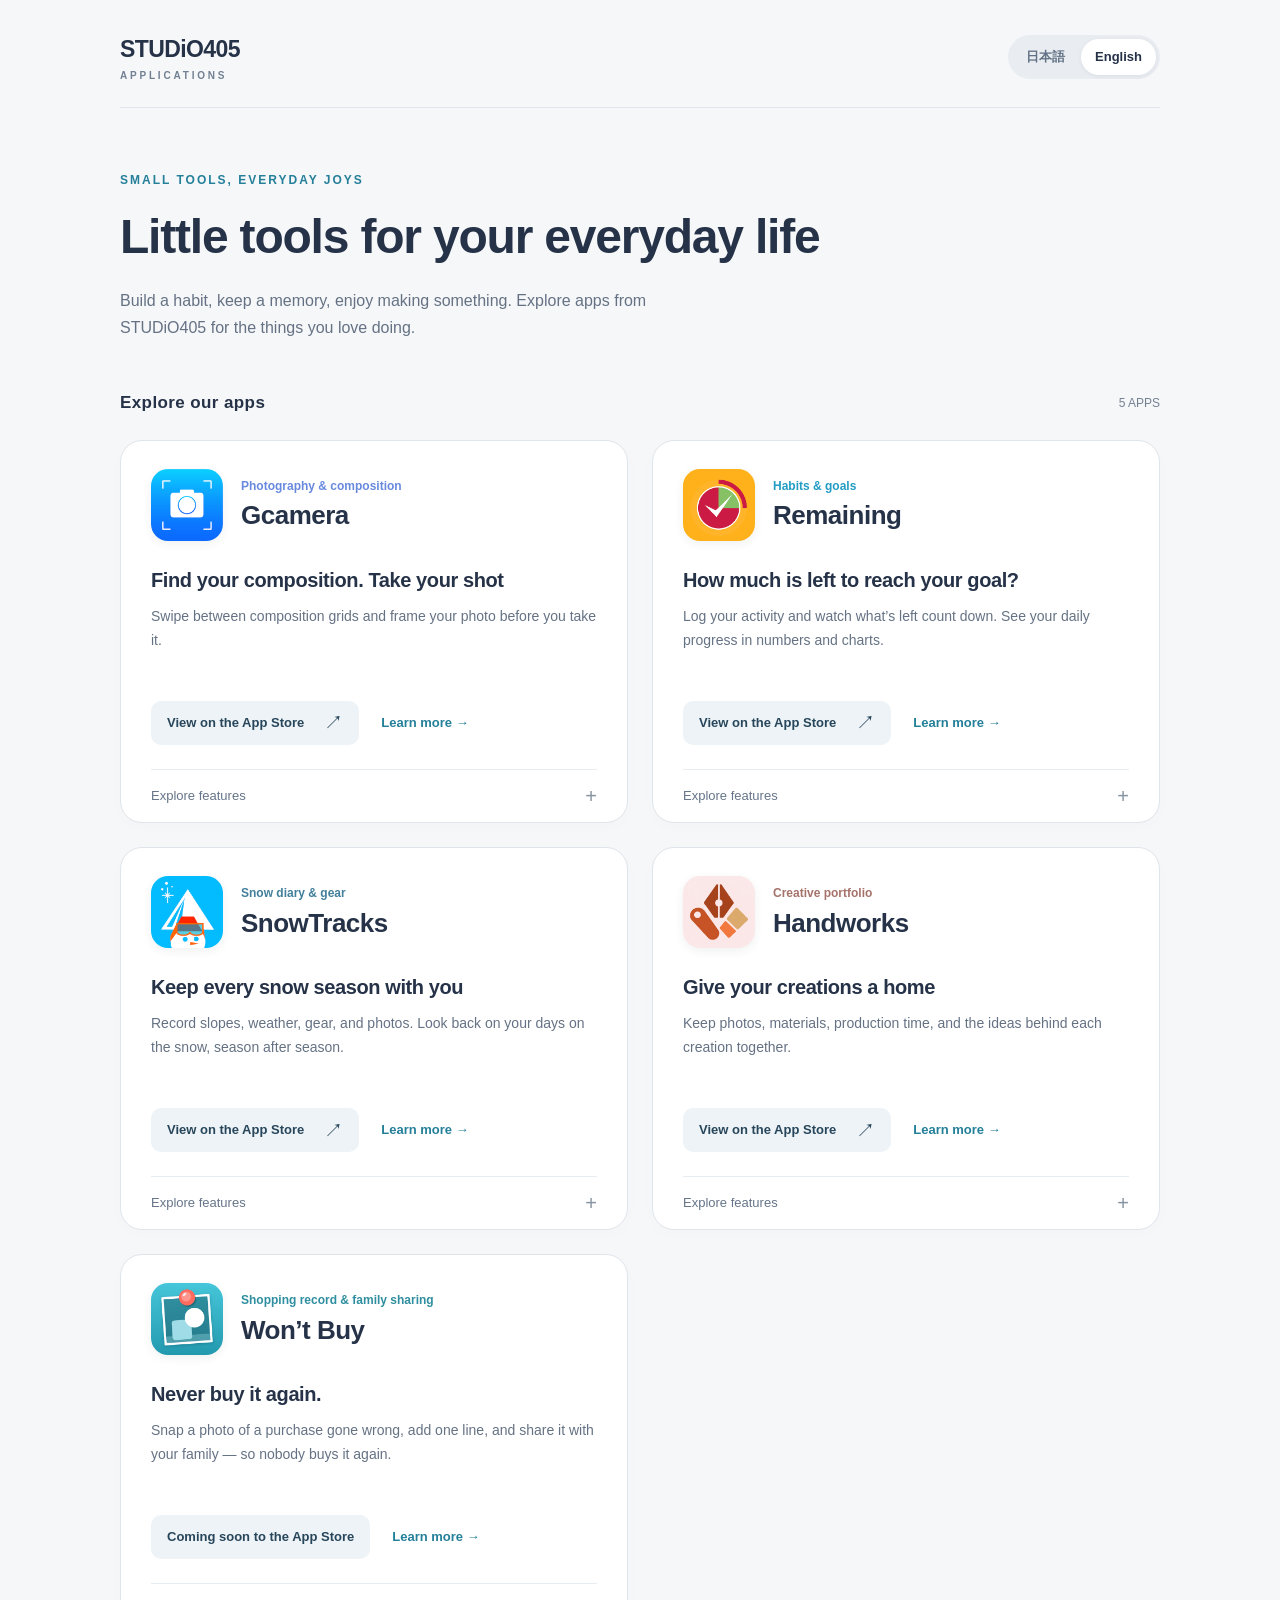
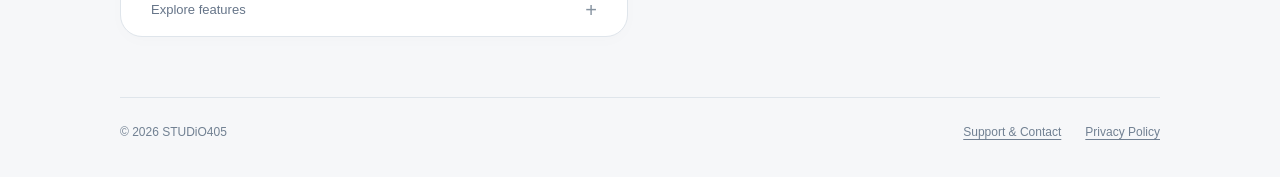
<file: index.html>
<!doctype html>
<html lang="ja" data-language="ja">
<head><meta charset="utf-8"><meta name="viewport" content="width=device-width,initial-scale=1">
<title>STUDiO405 — 毎日にちょうどいいアプリ</title>
<meta name="description" content="Remaining、Handworks、Gcamera、SnowTracks、帰りますよ？、もう買わない。STUDiO405のiPhone・iPad向けアプリをご紹介します。">
<meta name="theme-color" content="#f6f7f9">
<link rel="stylesheet" href="assets/site.css"></head>
<body><div class="shell">
<header class="site-header"><a href="#" class="brand" aria-label="STUDiO405 home">STUDiO405<small>APPLICATIONS</small></a><nav class="language" aria-label="Language"><button type="button" data-set-language="ja" aria-pressed="true">日本語</button><button type="button" data-set-language="en" aria-pressed="false">English</button></nav></header>
<main><section class="hero"><p class="eyebrow">SMALL TOOLS, EVERYDAY JOYS</p>
<h1><span class="ja">毎日に<br class="mobile-break">ちょうどいい道具</span><span class="en" lang="en">Little tools for your everyday life</span></h1>
<p><span class="ja">習慣を続ける。思い出を残す。つくる時間を楽しむ。あなたの毎日に寄り添う、STUDiO405のアプリです。</span><span class="en" lang="en">Build a habit, keep a memory, enjoy making something. Explore apps from STUDiO405 for the things you love doing.</span></p></section>
<section aria-labelledby="apps-heading"><div class="section-head"><h2 id="apps-heading"><span class="ja">アプリ一覧</span><span class="en" lang="en">Explore our apps</span></h2><span class="count"><span class="ja">6 APPS</span><span class="en" lang="en">5 APPS</span></span></div>
<div class="app-grid"><article class="app-card" id="gcamera" style="--accent:#6889dd">
      <div class="app-top"><img src="images/icon-gcamera.png" width="72" height="72" alt="" decoding="async">
        <div><p class="category"><span class="ja">写真・構図</span><span class="en" lang="en">Photography &amp; composition</span></p><h3>Gcamera</h3></div></div>
      <h4><span class="ja">構図を決めて撮る</span><span class="en" lang="en">Find your composition. Take your shot</span></h4><p class="description"><span class="ja">スワイプでグリッドを切り替えながら、写真の構図を考える。撮る前のひと工夫を助けるカメラです。</span><span class="en" lang="en">Swipe between composition grids and frame your photo before you take it.</span></p>
      <div class="actions"><a class="store-link" href="https://apps.apple.com/app/gcamera/id443770493"><span class="ja">App Storeで見る</span><span class="en" lang="en">View on the App Store</span><span aria-hidden="true">↗</span></a><a class="detail-link" data-language-link href="gcamera/"><span class="ja">詳しく見る</span><span class="en" lang="en">Learn more</span><span aria-hidden="true"> →</span></a></div>
      <details><summary><span class="ja">特徴を見る</span><span class="en" lang="en">Explore features</span><span class="plus" aria-hidden="true">+</span></summary><ul><li><span class="ja">通常・スクエア各5種類のグリッド</span><span class="en" lang="en">Five regular and five square grids</span></li><li><span class="ja">グリッドを重ねた写真の保存</span><span class="en" lang="en">Save photos with the grid included</span></li><li><span class="ja">他のアプリへ写真を共有</span><span class="en" lang="en">Share photos with other apps</span></li></ul></details>
    </article>
<article class="app-card ja" id="lasttrainnotice" style="--accent:#bf9058">
      <div class="app-top"><img src="images/icon-lasttrainnotice.png" width="72" height="72" alt="" decoding="async">
        <div><p class="category"><span class="ja">帰宅時間の通知</span></p><h3>帰りますよ？</h3></div></div>
      <h4><span class="ja">楽しい時間にも帰る合図を</span></h4><p class="description"><span class="ja">飲み会にも、残業にも。帰る時間を繰り返しお知らせして、うっかり遅くなるのを防ぎます。</span></p>
      <div class="actions"><a class="store-link" href="https://apps.apple.com/jp/app/%E5%B8%B0%E3%82%8A%E3%81%BE%E3%81%99%E3%82%88/id486191334"><span class="ja">App Storeで見る</span><span aria-hidden="true">↗</span></a><a class="detail-link" href="lasttrainnotice/"><span class="ja">詳しく見る</span><span aria-hidden="true"> →</span></a></div>
      <details><summary><span class="ja">特徴を見る</span><span class="plus" aria-hidden="true">+</span></summary><ul><li><span class="ja">指定した時刻の前後に繰り返し通知</span></li><li><span class="ja">ホーム画面・ロック画面ウィジェット</span></li><li><span class="ja">日本国内向けのアプリ</span></li></ul></details>
    </article>
<article class="app-card" id="remaining" style="--accent:#239cc3">
      <div class="app-top"><img src="images/icon-remaining.png" width="72" height="72" alt="" decoding="async">
        <div><p class="category"><span class="ja">習慣・目標管理</span><span class="en" lang="en">Habits &amp; goals</span></p><h3>Remaining</h3></div></div>
      <h4><span class="ja">目標まであとどれくらい？</span><span class="en" lang="en">How much is left to reach your goal?</span></h4><p class="description"><span class="ja">記録するたび、残りが減る。数字とグラフで、日々の積み重ねを実感できます。</span><span class="en" lang="en">Log your activity and watch what’s left count down. See your daily progress in numbers and charts.</span></p>
      <div class="actions"><a class="store-link" href="https://apps.apple.com/app/remaining/id914320949"><span class="ja">App Storeで見る</span><span class="en" lang="en">View on the App Store</span><span aria-hidden="true">↗</span></a><a class="detail-link" data-language-link href="remaining/"><span class="ja">詳しく見る</span><span class="en" lang="en">Learn more</span><span aria-hidden="true"> →</span></a></div>
      <details><summary><span class="ja">特徴を見る</span><span class="en" lang="en">Explore features</span><span class="plus" aria-hidden="true">+</span></summary><ul><li><span class="ja">日・週・月・期間指定の目標</span><span class="en" lang="en">Daily, weekly, monthly, and custom-period goals</span></li><li><span class="ja">一覧・カレンダー・グラフ・ダッシュボード</span><span class="en" lang="en">Lists, calendars, charts, and the Dashboard</span></li><li><span class="ja">連続記録・通知・ウィジェット</span><span class="en" lang="en">Recording streaks, reminders, and widgets</span></li></ul></details>
    </article>
<article class="app-card" id="snowtracks" style="--accent:#427f9b">
      <div class="app-top"><img src="images/icon-snowtracks.png" width="72" height="72" alt="" decoding="async">
        <div><p class="category"><span class="ja">滑走日記・ギア管理</span><span class="en" lang="en">Snow diary &amp; gear</span></p><h3>SnowTracks</h3></div></div>
      <h4><span class="ja">雪の上の一日を残そう</span><span class="en" lang="en">Keep every snow season with you</span></h4><p class="description"><span class="ja">ゲレンデ、天候、ギア、写真をまとめて記録。シーズンを越えて、自分の滑走日記を振り返れます。</span><span class="en" lang="en">Record slopes, weather, gear, and photos. Look back on your days on the snow, season after season.</span></p>
      <div class="actions"><a class="store-link" href="https://apps.apple.com/app/snowtracks/id914318265"><span class="ja">App Storeで見る</span><span class="en" lang="en">View on the App Store</span><span aria-hidden="true">↗</span></a><a class="detail-link" data-language-link href="snowtracks/"><span class="ja">詳しく見る</span><span class="en" lang="en">Learn more</span><span aria-hidden="true"> →</span></a></div>
      <details><summary><span class="ja">特徴を見る</span><span class="en" lang="en">Explore features</span><span class="plus" aria-hidden="true">+</span></summary><ul><li><span class="ja">日付・ゲレンデ・天候・写真を記録</span><span class="en" lang="en">Log dates, slopes, weather, and photos</span></li><li><span class="ja">使ったギアを管理</span><span class="en" lang="en">Keep track of the gear you used</span></li><li><span class="ja">過去のシーズンを振り返る</span><span class="en" lang="en">Revisit earlier seasons</span></li></ul></details>
    </article>
<article class="app-card" id="handworks" style="--accent:#a5736a">
      <div class="app-top"><img src="images/icon-handworks.png" width="72" height="72" alt="" decoding="async">
        <div><p class="category"><span class="ja">作品・素材の記録</span><span class="en" lang="en">Creative portfolio</span></p><h3>Handworks</h3></div></div>
      <h4><span class="ja">つくった喜びを作品集に</span><span class="en" lang="en">Give your creations a home</span></h4><p class="description"><span class="ja">作品の写真も、使った素材も、制作にかけた時間も。ものづくりの思い出と工夫を、ひとつにまとめて残せます。</span><span class="en" lang="en">Keep photos, materials, production time, and the ideas behind each creation together.</span></p>
      <div class="actions"><a class="store-link" href="https://apps.apple.com/app/handworks-creative-portfolio/id6765852735"><span class="ja">App Storeで見る</span><span class="en" lang="en">View on the App Store</span><span aria-hidden="true">↗</span></a><a class="detail-link" data-language-link href="handworks/"><span class="ja">詳しく見る</span><span class="en" lang="en">Learn more</span><span aria-hidden="true"> →</span></a></div>
      <details><summary><span class="ja">特徴を見る</span><span class="en" lang="en">Explore features</span><span class="plus" aria-hidden="true">+</span></summary><ul><li><span class="ja">自分だけの作品ギャラリー</span><span class="en" lang="en">Your own gallery of creations</span></li><li><span class="ja">素材の会社名・型番・サイズを記録</span><span class="en" lang="en">Notes on material makers, model numbers, and sizes</span></li><li><span class="ja">素材を購入したお店やURLを保存</span><span class="en" lang="en">Save source shops and links for future projects</span></li><li><span class="ja">写真を拡大して細部を確認</span><span class="en" lang="en">Zoom in to see photo details</span></li><li><span class="ja">制作時間の記録・直接編集・加算と減算</span><span class="en" lang="en">Track and edit production time, or add and subtract it</span></li></ul></details>
    </article>
<article class="app-card" id="wontbuy" style="--accent:#2f8e9f">
      <div class="app-top"><img src="images/icon-wontbuy.png" width="72" height="72" alt="" decoding="async">
        <div><p class="category"><span class="ja">買い物の記録・家族共有</span><span class="en" lang="en">Shopping record &amp; family sharing</span></p><h3><span class="ja">もう買わない</span><span class="en" lang="en">Won’t Buy</span></h3></div></div>
      <h4><span class="ja">もう、買わない。</span><span class="en" lang="en">Never buy it again.</span></h4><p class="description"><span class="ja">買って失敗した物を写真とひとことで残し、家族と共有して二度と買わないためのアプリです。</span><span class="en" lang="en">Snap a photo of a purchase gone wrong, add one line, and share it with your family — so nobody buys it again.</span></p>
      <!-- TODO: App Store公開後、下のspanを <a class="store-link" href="App StoreのURL">…<span aria-hidden="true">↗</span></a> に置き換える -->
      <div class="actions"><span class="store-link" aria-disabled="true"><span class="ja">App Storeで近日公開</span><span class="en" lang="en">Coming soon to the App Store</span></span><a class="detail-link" data-language-link href="wontbuy/"><span class="ja">詳しく見る</span><span class="en" lang="en">Learn more</span><span aria-hidden="true"> →</span></a></div>
      <details><summary><span class="ja">特徴を見る</span><span class="en" lang="en">Explore features</span><span class="plus" aria-hidden="true">+</span></summary><ul><li><span class="ja">写真とひとことで記録する</span><span class="en" lang="en">Snap a photo, add one line</span></li><li><span class="ja">家族に送って共有する</span><span class="en" lang="en">Send it to your family to share the warning</span></li><li><span class="ja">売り場で検索・ウィジェットとSiri（有料版）</span><span class="en" lang="en">Search in the aisle, widgets and Siri (paid version)</span></li></ul></details>
    </article></div></section></main>
<footer><p>© 2026 STUDiO405</p><nav class="footer-links" aria-label="Support &amp; Privacy"><a data-language-link href="support/"><span class="ja">サポート・お問い合わせ</span><span class="en" lang="en">Support &amp; Contact</span></a><a data-language-link href="privacy/"><span class="ja">プライバシーポリシー</span><span class="en" lang="en">Privacy Policy</span></a></nav></footer>
</div><script src="assets/language.js"></script></body></html>
</file>
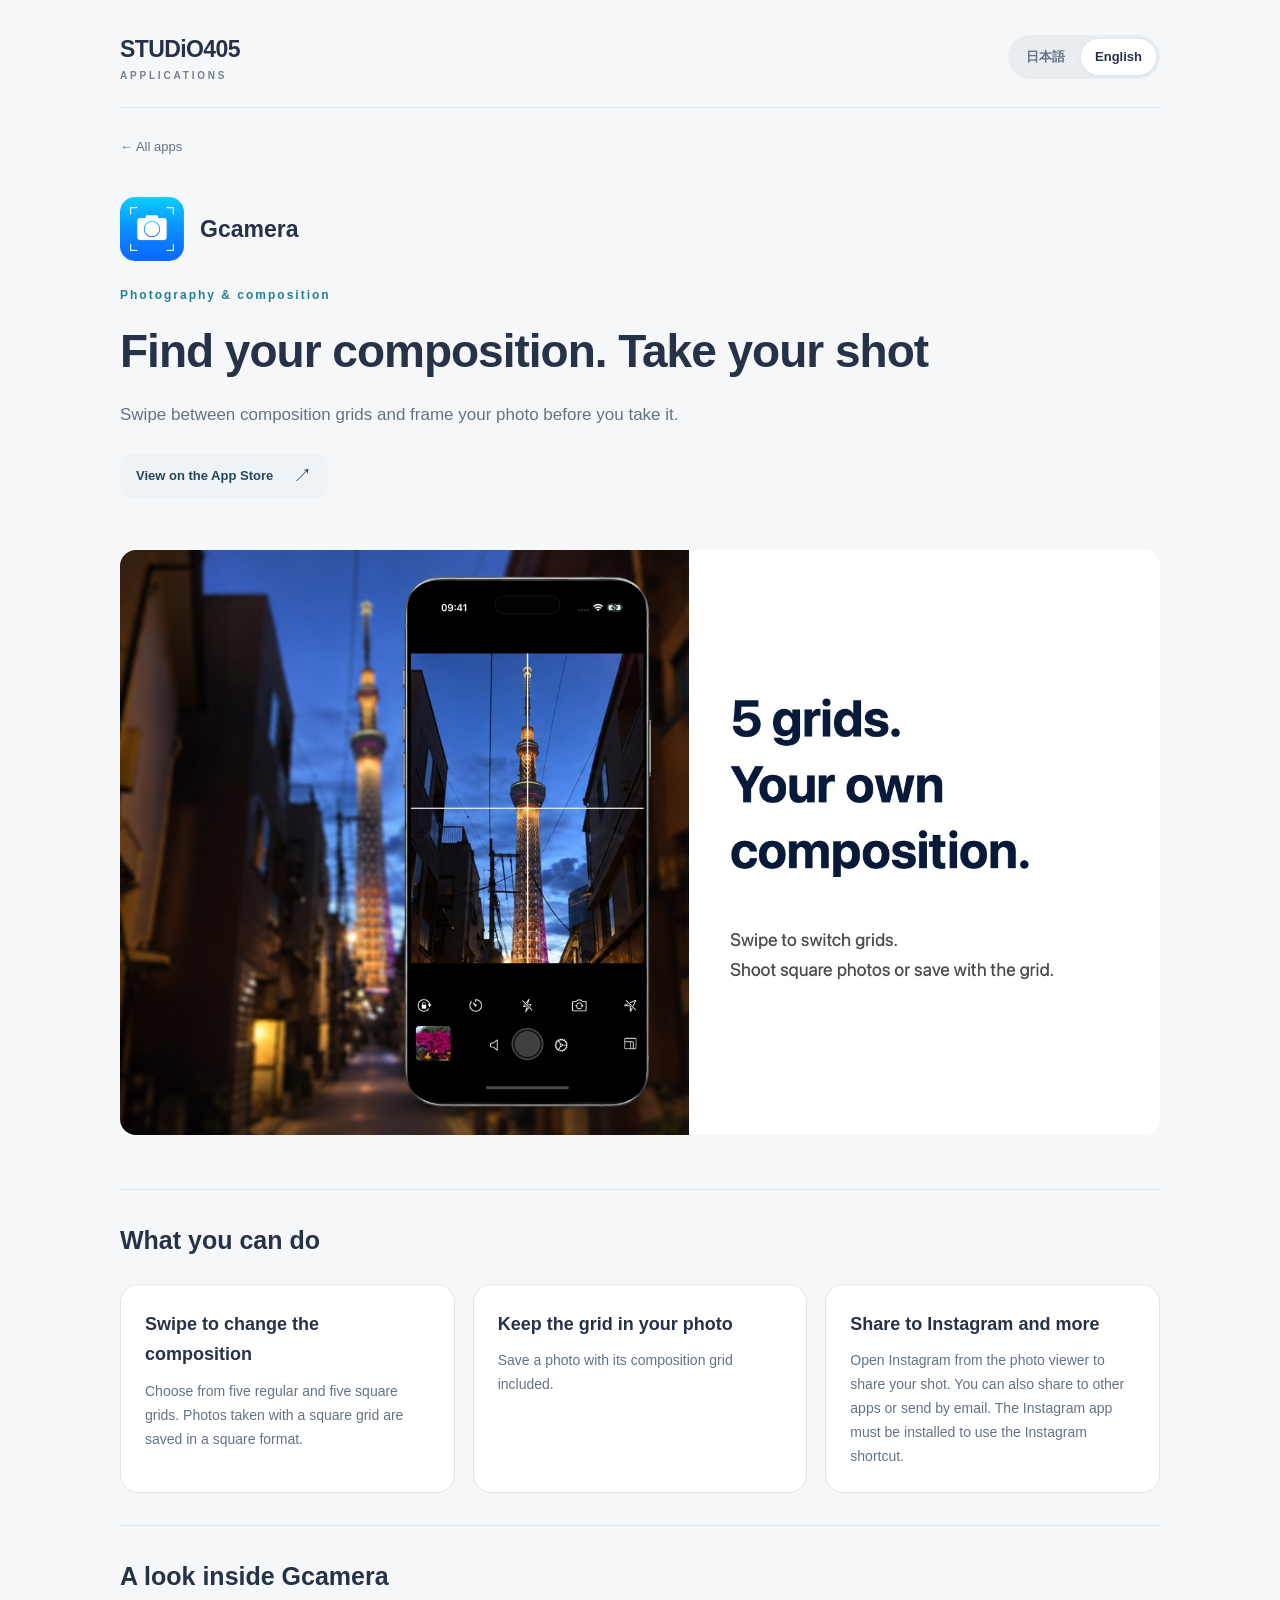
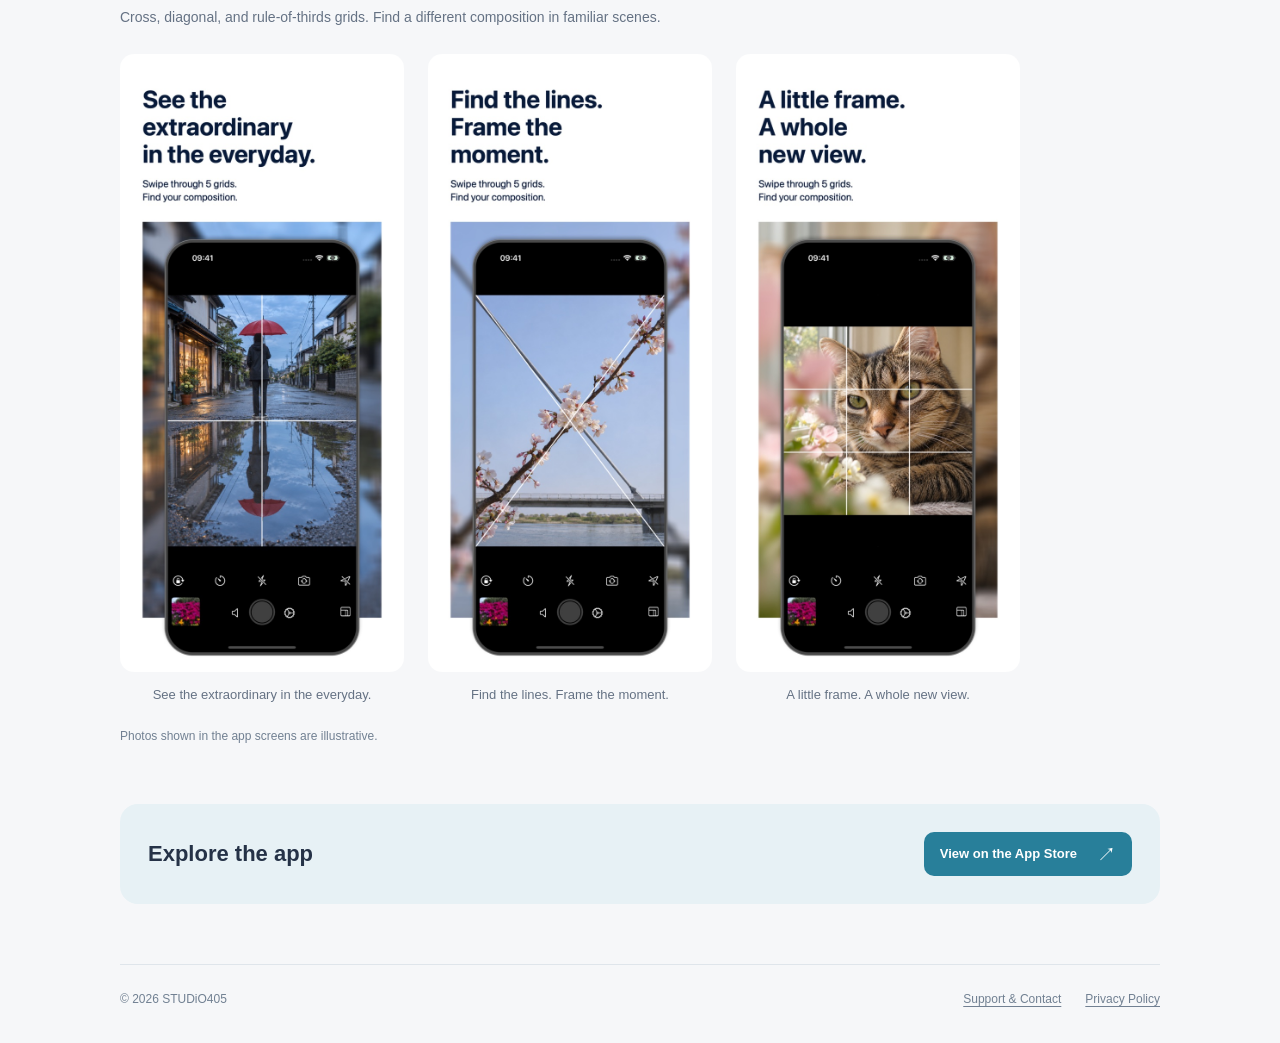
<file: gcamera/index.html>
<!doctype html><html lang="ja" data-language="ja"><head><meta charset="utf-8"><meta name="viewport" content="width=device-width,initial-scale=1"><title>Gcamera | STUDiO405</title><meta name="description" content="スワイプでグリッドを切り替えながら、写真の構図を考える。撮る前のひと工夫を助けるカメラです。"><link rel="stylesheet" href="../assets/site.css"><link rel="stylesheet" href="../assets/product-gallery.css"></head><body data-product="gcamera" data-product-name="Gcamera"><div class="shell"><header class="site-header"><a class="brand" data-language-link href="../" aria-label="STUDiO405 home">STUDiO405<small>APPLICATIONS</small></a><nav class="language" aria-label="Language"><button type="button" data-set-language="ja" aria-pressed="true">日本語</button><button type="button" data-set-language="en" aria-pressed="false">English</button></nav></header><main><a class="back-link" data-language-link href="../">← <span class="ja">アプリ一覧</span><span class="en" lang="en">All apps</span></a><section class="product-hero wide-product-hero"><div><div class="product-name"><img src="../images/icon-gcamera.png" width="64" height="64" alt=""><p>Gcamera</p></div><p class="eyebrow"><span class="ja">写真・構図</span><span class="en" lang="en">Photography &amp; composition</span></p><h1><span class="ja">構図を決めて撮る</span><span class="en" lang="en">Find your composition. Take your shot</span></h1><p class="product-intro"><span class="ja">スワイプでグリッドを切り替えながら、写真の構図を考える。撮る前のひと工夫を助けるカメラです。</span><span class="en" lang="en">Swipe between composition grids and frame your photo before you take it.</span></p><div class="actions"><a class="store-link" href="https://apps.apple.com/app/gcamera/id443770493"><span class="ja">App Storeで見る</span><span class="en" lang="en">View on the App Store</span><span aria-hidden="true">↗</span></a></div></div><figure class="store-hero-image store-hero-wide"><img class="localized-image" src="../images/gcamera/hero-ja.jpg" data-ja="../images/gcamera/hero-ja.jpg" data-en="../images/gcamera/hero-en.jpg" data-alt-ja="Gcamera：グリッドで構図を決めて撮影" data-alt-en="Gcamera: Frame your photo with composition grids" alt="Gcamera：グリッドで構図を決めて撮影" width="1672" height="941" fetchpriority="high"></figure></section><section class="product-section"><h2><span class="ja">できること</span><span class="en" lang="en">What you can do</span></h2><div class="feature-grid"><article class="feature"><h3><span class="ja">スワイプで構図を切り替える</span><span class="en" lang="en">Swipe to change the composition</span></h3><p><span class="ja">通常・スクエアそれぞれ5種類のグリッドを選べます。スクエアグリッドでは、写真も正方形で保存されます。</span><span class="en" lang="en">Choose from five regular and five square grids. Photos taken with a square grid are saved in a square format.</span></p></article><article class="feature"><h3><span class="ja">グリッドも一緒に残せる</span><span class="en" lang="en">Keep the grid in your photo</span></h3><p><span class="ja">グリッドを写真に重ねて保存できます。撮影時に考えた構図を、写真と一緒に残せます。</span><span class="en" lang="en">Save a photo with its composition grid included.</span></p></article><article class="feature"><h3><span class="ja">Instagramやほかのアプリで共有</span><span class="en" lang="en">Share to Instagram and more</span></h3><p><span class="ja">写真画面からInstagramを開いて共有できます。ほかのアプリやメールへの共有にも対応しています。Instagram連携には、Instagramアプリのインストールが必要です。</span><span class="en" lang="en">Open Instagram from the photo viewer to share your shot. You can also share to other apps or send by email. The Instagram app must be installed to use the Instagram shortcut.</span></p></article></div></section><section class="product-section" id="screenshots"><h2><span class="ja">Gcameraの画面</span><span class="en" lang="en">A look inside Gcamera</span></h2><p class="section-intro"><span class="ja">十字・対角線・三分割。グリッドを変えて、いつもの景色を違う構図で。</span><span class="en" lang="en">Cross, diagonal, and rule-of-thirds grids. Find a different composition in familiar scenes.</span></p><div class="store-gallery"><figure><img class="localized-image" src="../images/gcamera/store-01-ja.jpg" data-ja="../images/gcamera/store-01-ja.jpg" data-en="../images/gcamera/store-01-en.jpg" data-alt-ja="十字グリッドで水たまりと赤い傘の反射を捉える撮影画面" data-alt-en="Camera view using a cross grid to frame a red umbrella and its reflection" alt="十字グリッドで水たまりと赤い傘の反射を捉える撮影画面" width="660" height="1434" loading="lazy"><figcaption><span class="ja">いつもの景色に、新しい発見を。</span><span class="en" lang="en">See the extraordinary in the everyday.</span></figcaption></figure><figure><img class="localized-image" src="../images/gcamera/store-02-ja.jpg" data-ja="../images/gcamera/store-02-ja.jpg" data-en="../images/gcamera/store-02-en.jpg" data-alt-ja="対角線グリッドで桜の枝と橋を捉える撮影画面" data-alt-en="Camera view using diagonal grids to frame cherry blossoms and a bridge" alt="対角線グリッドで桜の枝と橋を捉える撮影画面" width="660" height="1434" loading="lazy"><figcaption><span class="ja">線を見つけて、その瞬間を切り取ろう。</span><span class="en" lang="en">Find the lines. Frame the moment.</span></figcaption></figure><figure><img class="localized-image" src="../images/gcamera/store-03-ja.jpg" data-ja="../images/gcamera/store-03-ja.jpg" data-en="../images/gcamera/store-03-en.jpg" data-alt-ja="三分割グリッドのスクエア画面で窓辺の猫を捉える撮影画面" data-alt-en="Square camera view using a rule-of-thirds grid to frame a cat by a window" alt="三分割グリッドのスクエア画面で窓辺の猫を捉える撮影画面" width="660" height="1434" loading="lazy"><figcaption><span class="ja">小さな枠で、広がる世界。</span><span class="en" lang="en">A little frame. A whole new view.</span></figcaption></figure></div><p class="store-image-note"><span class="ja">画面内の写真は紹介用のイメージです。</span><span class="en" lang="en">Photos shown in the app screens are illustrative.</span></p></section><div class="product-cta"><h2><span class="ja">アプリを詳しく見る</span><span class="en" lang="en">Explore the app</span></h2><a class="store-link" href="https://apps.apple.com/app/gcamera/id443770493"><span class="ja">App Storeで見る</span><span class="en" lang="en">View on the App Store</span><span aria-hidden="true">↗</span></a></div></main><footer><p>© 2026 STUDiO405</p><nav class="footer-links" aria-label="Support &amp; Privacy"><a data-language-link href="../support/"><span class="ja">サポート・お問い合わせ</span><span class="en" lang="en">Support &amp; Contact</span></a><a data-language-link href="../privacy/"><span class="ja">プライバシーポリシー</span><span class="en" lang="en">Privacy Policy</span></a></nav></footer></div><script src="../assets/language.js"></script></body></html>
</file>
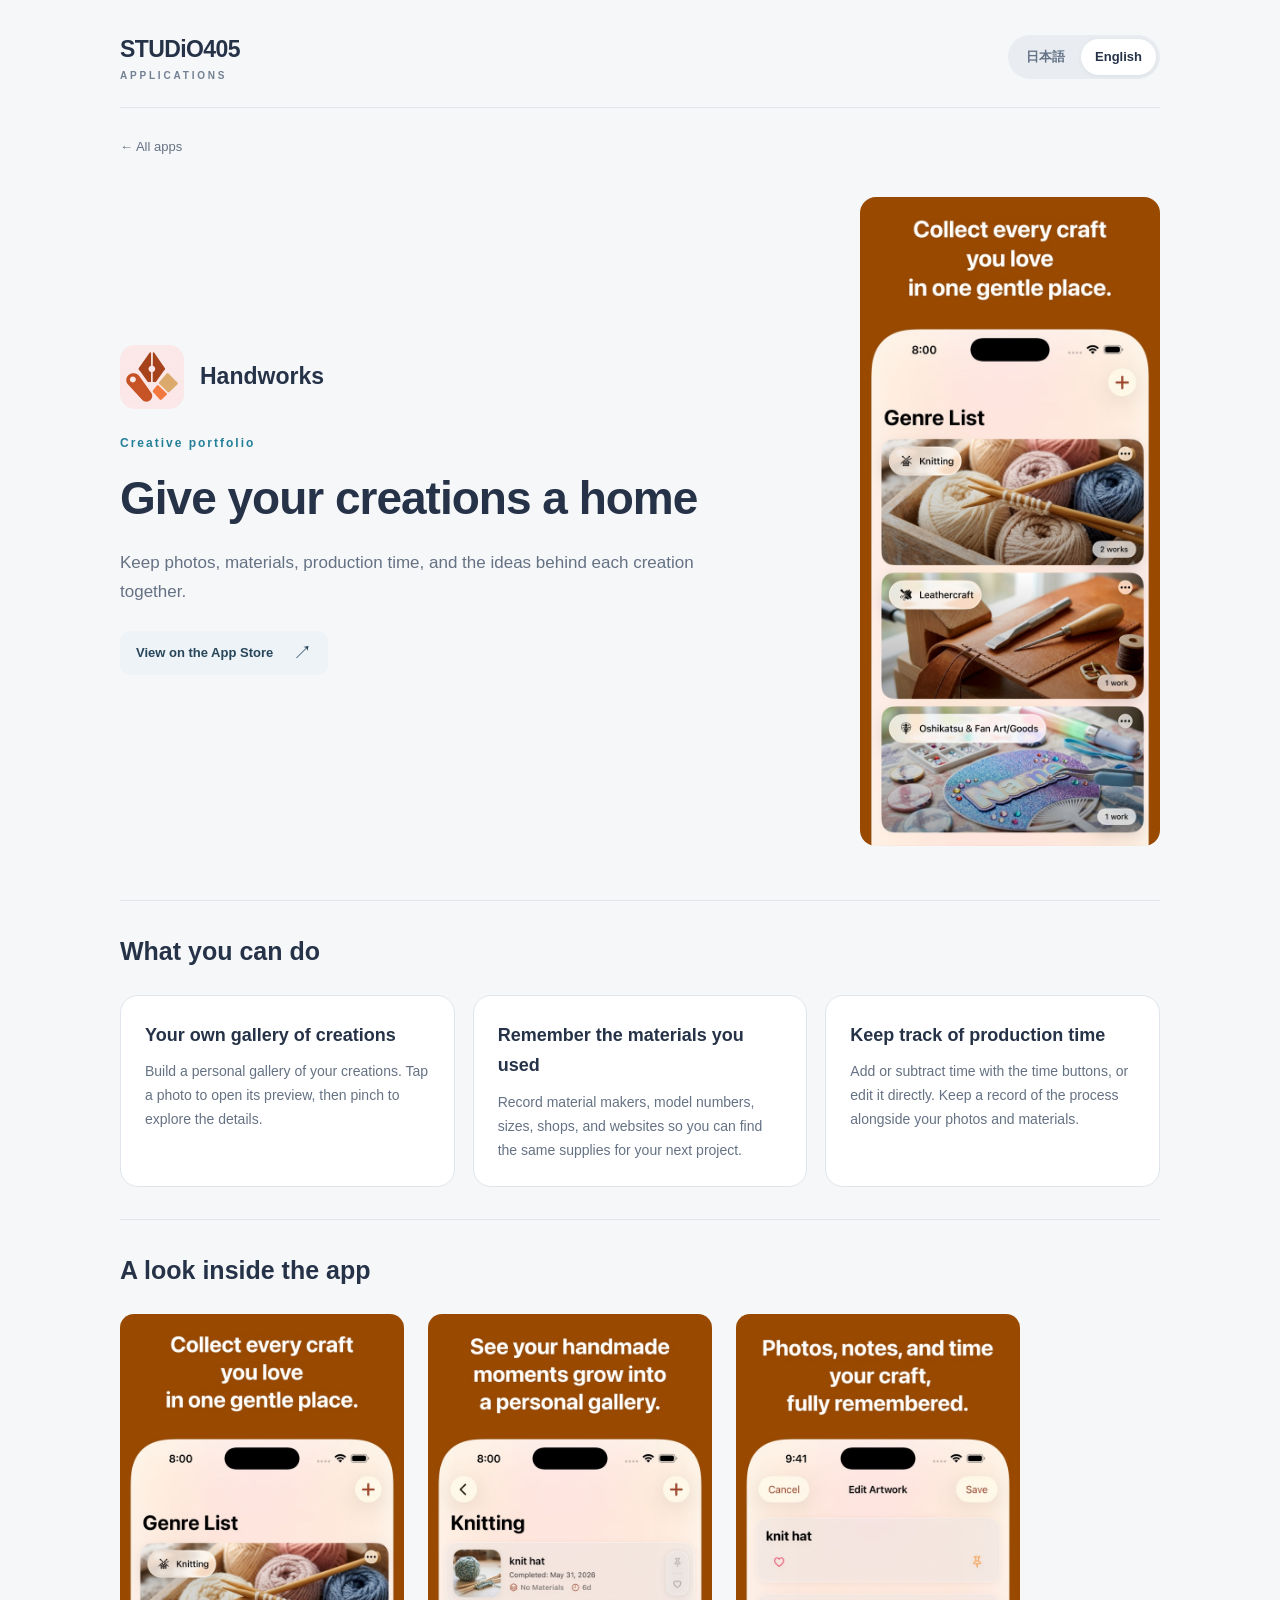
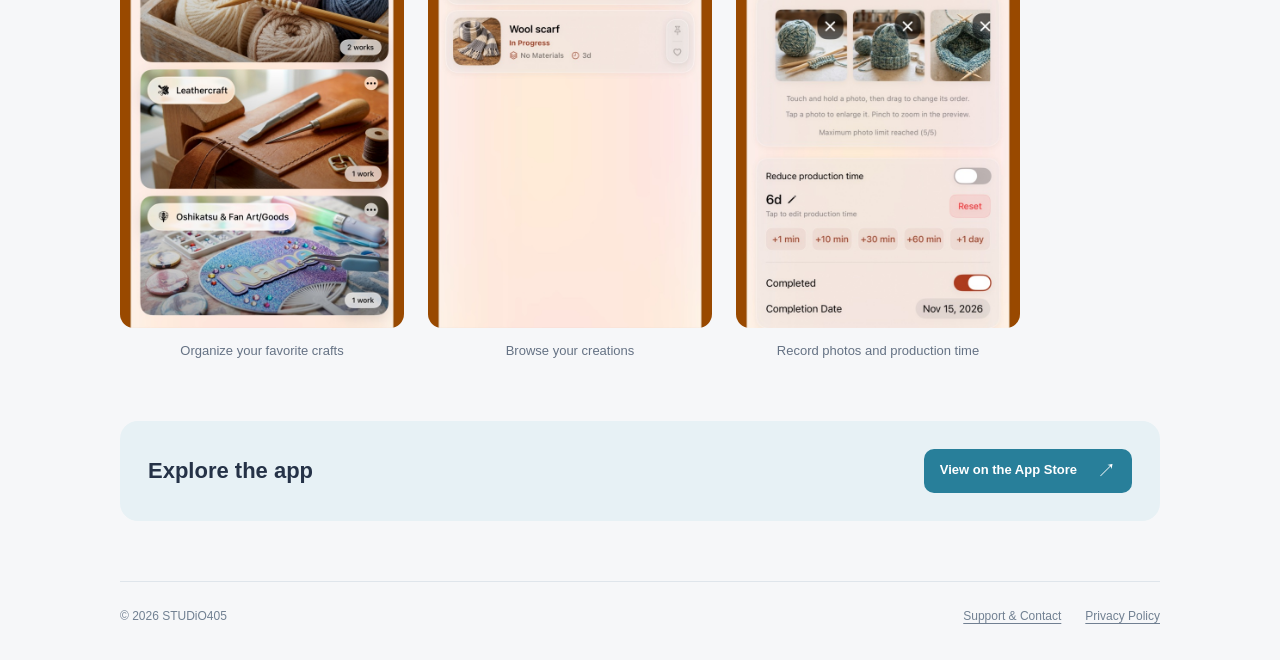
<file: handworks/index.html>
<!doctype html><html lang="ja" data-language="ja"><head><meta charset="utf-8"><meta name="viewport" content="width=device-width,initial-scale=1"><title>Handworks | STUDiO405</title><meta name="description" content="作品の写真も、使った素材も、制作にかけた時間も。ものづくりの思い出と工夫を、ひとつにまとめて残せます。"><link rel="stylesheet" href="../assets/site.css"><link rel="stylesheet" href="../assets/product-gallery.css"></head><body data-product="handworks" data-product-name="Handworks"><div class="shell"><header class="site-header"><a class="brand" data-language-link href="../" aria-label="STUDiO405 home">STUDiO405<small>APPLICATIONS</small></a><nav class="language" aria-label="Language"><button type="button" data-set-language="ja" aria-pressed="true">日本語</button><button type="button" data-set-language="en" aria-pressed="false">English</button></nav></header><main><a class="back-link" data-language-link href="../">← <span class="ja">アプリ一覧</span><span class="en" lang="en">All apps</span></a><section class="product-hero"><div><div class="product-name"><img src="../images/icon-handworks.png" width="64" height="64" alt=""><p>Handworks</p></div><p class="eyebrow"><span class="ja">作品・素材の記録</span><span class="en" lang="en">Creative portfolio</span></p><h1><span class="ja">つくった喜びを作品集に</span><span class="en" lang="en">Give your creations a home</span></h1><p class="product-intro"><span class="ja">作品の写真も、使った素材も、制作にかけた時間も。ものづくりの思い出と工夫を、ひとつにまとめて残せます。</span><span class="en" lang="en">Keep photos, materials, production time, and the ideas behind each creation together.</span></p><div class="actions"><a class="store-link" href="https://apps.apple.com/app/handworks-creative-portfolio/id6765852735"><span class="ja">App Storeで見る</span><span class="en" lang="en">View on the App Store</span><span aria-hidden="true">↗</span></a></div></div><figure class="store-hero-image"><img class="localized-image" src="../images/handworks/screen-01-ja.jpg" data-ja="../images/handworks/screen-01-ja.jpg" data-en="../images/handworks/screen-01-en.jpg" data-alt-ja="Handworks：好きなジャンルをまとめる" data-alt-en="Handworks: Organize your favorite crafts" alt="Handworks：好きなジャンルをまとめる" width="660" height="1428" fetchpriority="high"></figure></section><section class="product-section"><h2><span class="ja">できること</span><span class="en" lang="en">What you can do</span></h2><div class="feature-grid"><article class="feature"><h3><span class="ja">自分だけの作品ギャラリー</span><span class="en" lang="en">Your own gallery of creations</span></h3><p><span class="ja">作品の写真を並べて、自分だけの作品集を作れます。写真はタップで大きく表示し、ピンチで細部まで確認できます。</span><span class="en" lang="en">Build a personal gallery of your creations. Tap a photo to open its preview, then pinch to explore the details.</span></p></article><article class="feature"><h3><span class="ja">使った素材を覚えておく</span><span class="en" lang="en">Remember the materials you used</span></h3><p><span class="ja">素材の会社名、型番、大きさに加え、購入したお店やウェブサイトも記録。また作りたいとき、同じ素材を探す手がかりになります。</span><span class="en" lang="en">Record material makers, model numbers, sizes, shops, and websites so you can find the same supplies for your next project.</span></p></article><article class="feature"><h3><span class="ja">制作にかけた時間も記録</span><span class="en" lang="en">Keep track of production time</span></h3><p><span class="ja">制作時間をボタンで加算・減算したり、直接入力して修正したりできます。写真や素材と一緒に、制作の過程を残せます。</span><span class="en" lang="en">Add or subtract time with the time buttons, or edit it directly. Keep a record of the process alongside your photos and materials.</span></p></article></div></section><section class="product-section"><h2><span class="ja">Handworksの画面</span><span class="en" lang="en">A look inside the app</span></h2><div class="store-gallery"><figure><img class="localized-image" src="../images/handworks/screen-01-ja.jpg" data-ja="../images/handworks/screen-01-ja.jpg" data-en="../images/handworks/screen-01-en.jpg" data-alt-ja="Handworks：好きなジャンルをまとめる" data-alt-en="Handworks: Organize your favorite crafts" alt="Handworks：好きなジャンルをまとめる" width="660" height="1428" loading="lazy"><figcaption><span class="ja">好きなジャンルをまとめる</span><span class="en" lang="en">Organize your favorite crafts</span></figcaption></figure><figure><img class="localized-image" src="../images/handworks/screen-02-ja.jpg" data-ja="../images/handworks/screen-02-ja.jpg" data-en="../images/handworks/screen-02-en.jpg" data-alt-ja="Handworks：作品を一覧で振り返る" data-alt-en="Handworks: Browse your creations" alt="Handworks：作品を一覧で振り返る" width="660" height="1428" loading="lazy"><figcaption><span class="ja">作品を一覧で振り返る</span><span class="en" lang="en">Browse your creations</span></figcaption></figure><figure><img class="localized-image" src="../images/handworks/screen-03-ja.jpg" data-ja="../images/handworks/screen-03-ja.jpg" data-en="../images/handworks/screen-03-en.jpg" data-alt-ja="Handworks：写真や制作時間を記録する" data-alt-en="Handworks: Record photos and production time" alt="Handworks：写真や制作時間を記録する" width="660" height="1428" loading="lazy"><figcaption><span class="ja">写真や制作時間を記録する</span><span class="en" lang="en">Record photos and production time</span></figcaption></figure></div></section><div class="product-cta"><h2><span class="ja">アプリを詳しく見る</span><span class="en" lang="en">Explore the app</span></h2><a class="store-link" href="https://apps.apple.com/app/handworks-creative-portfolio/id6765852735"><span class="ja">App Storeで見る</span><span class="en" lang="en">View on the App Store</span><span aria-hidden="true">↗</span></a></div></main><footer><p>© 2026 STUDiO405</p><nav class="footer-links" aria-label="Support &amp; Privacy"><a data-language-link href="../support/"><span class="ja">サポート・お問い合わせ</span><span class="en" lang="en">Support &amp; Contact</span></a><a data-language-link href="../privacy/"><span class="ja">プライバシーポリシー</span><span class="en" lang="en">Privacy Policy</span></a></nav></footer></div><script src="../assets/language.js"></script></body></html>
</file>
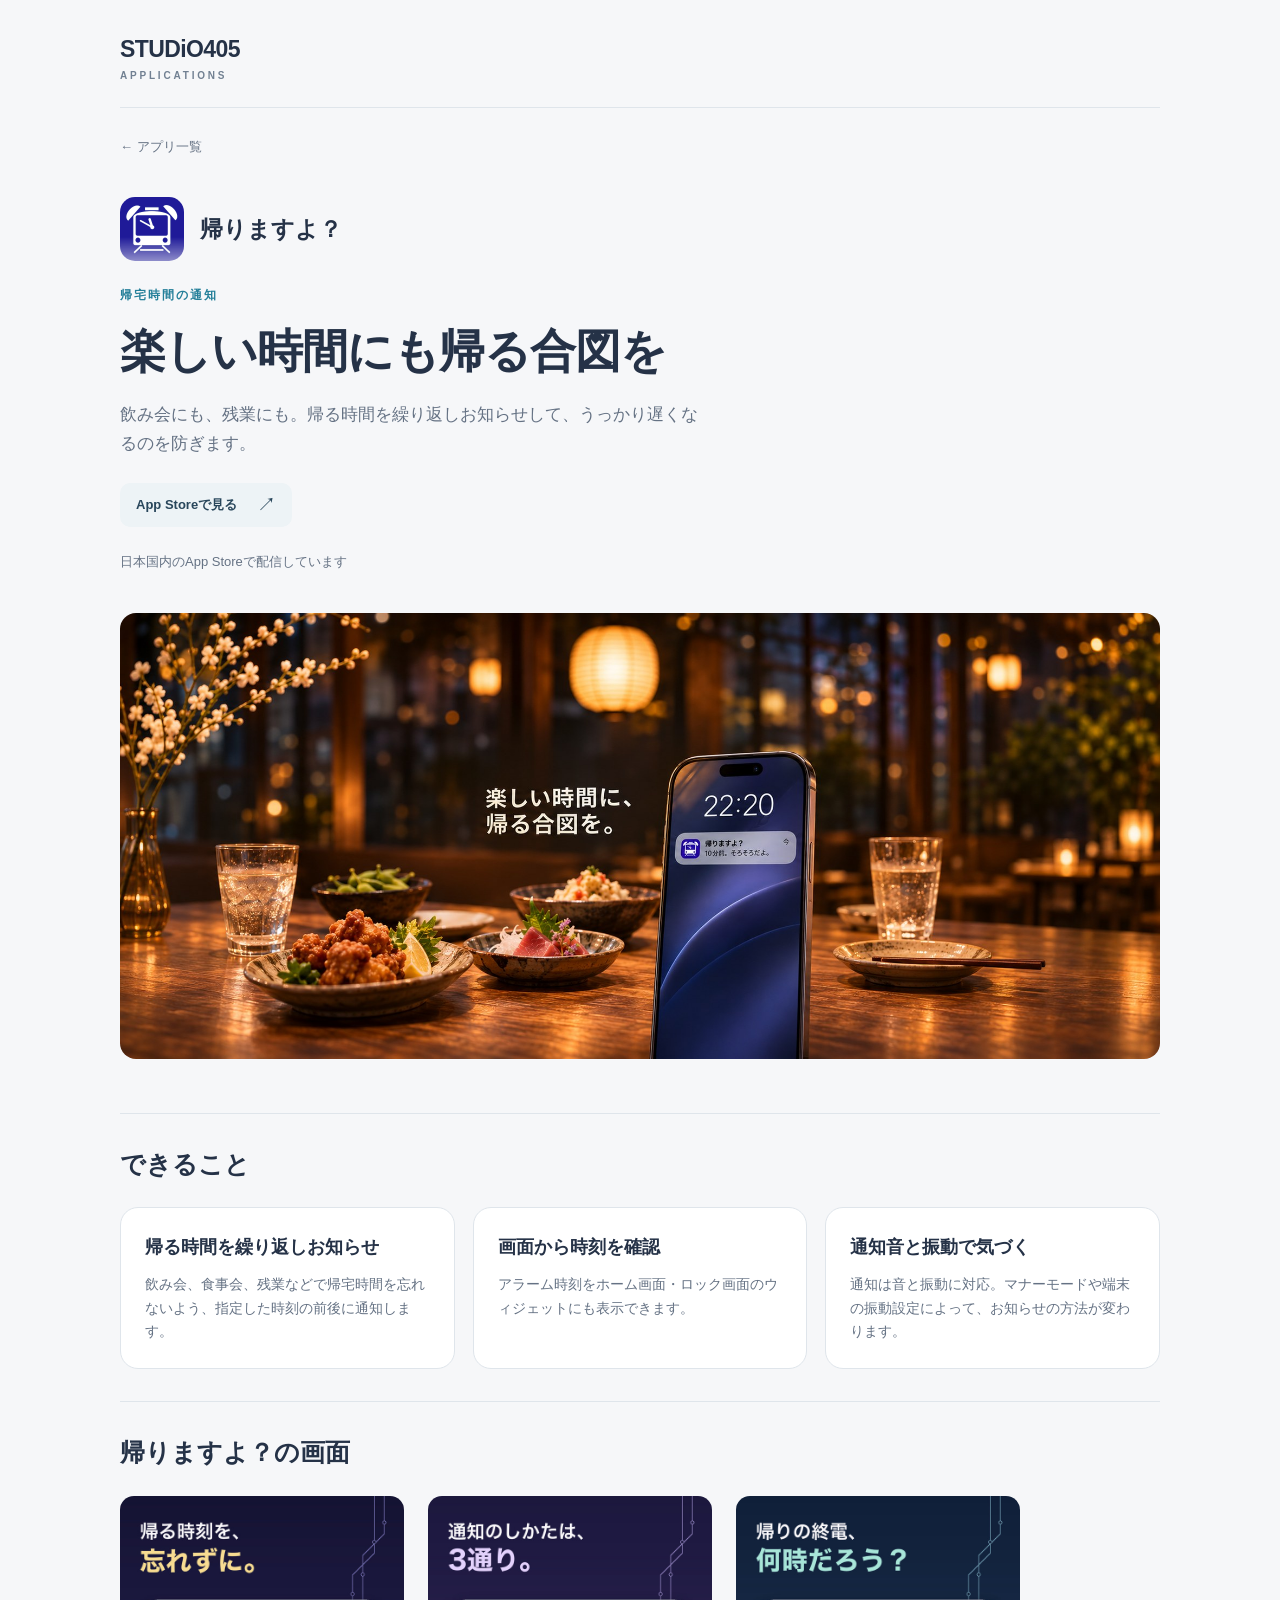
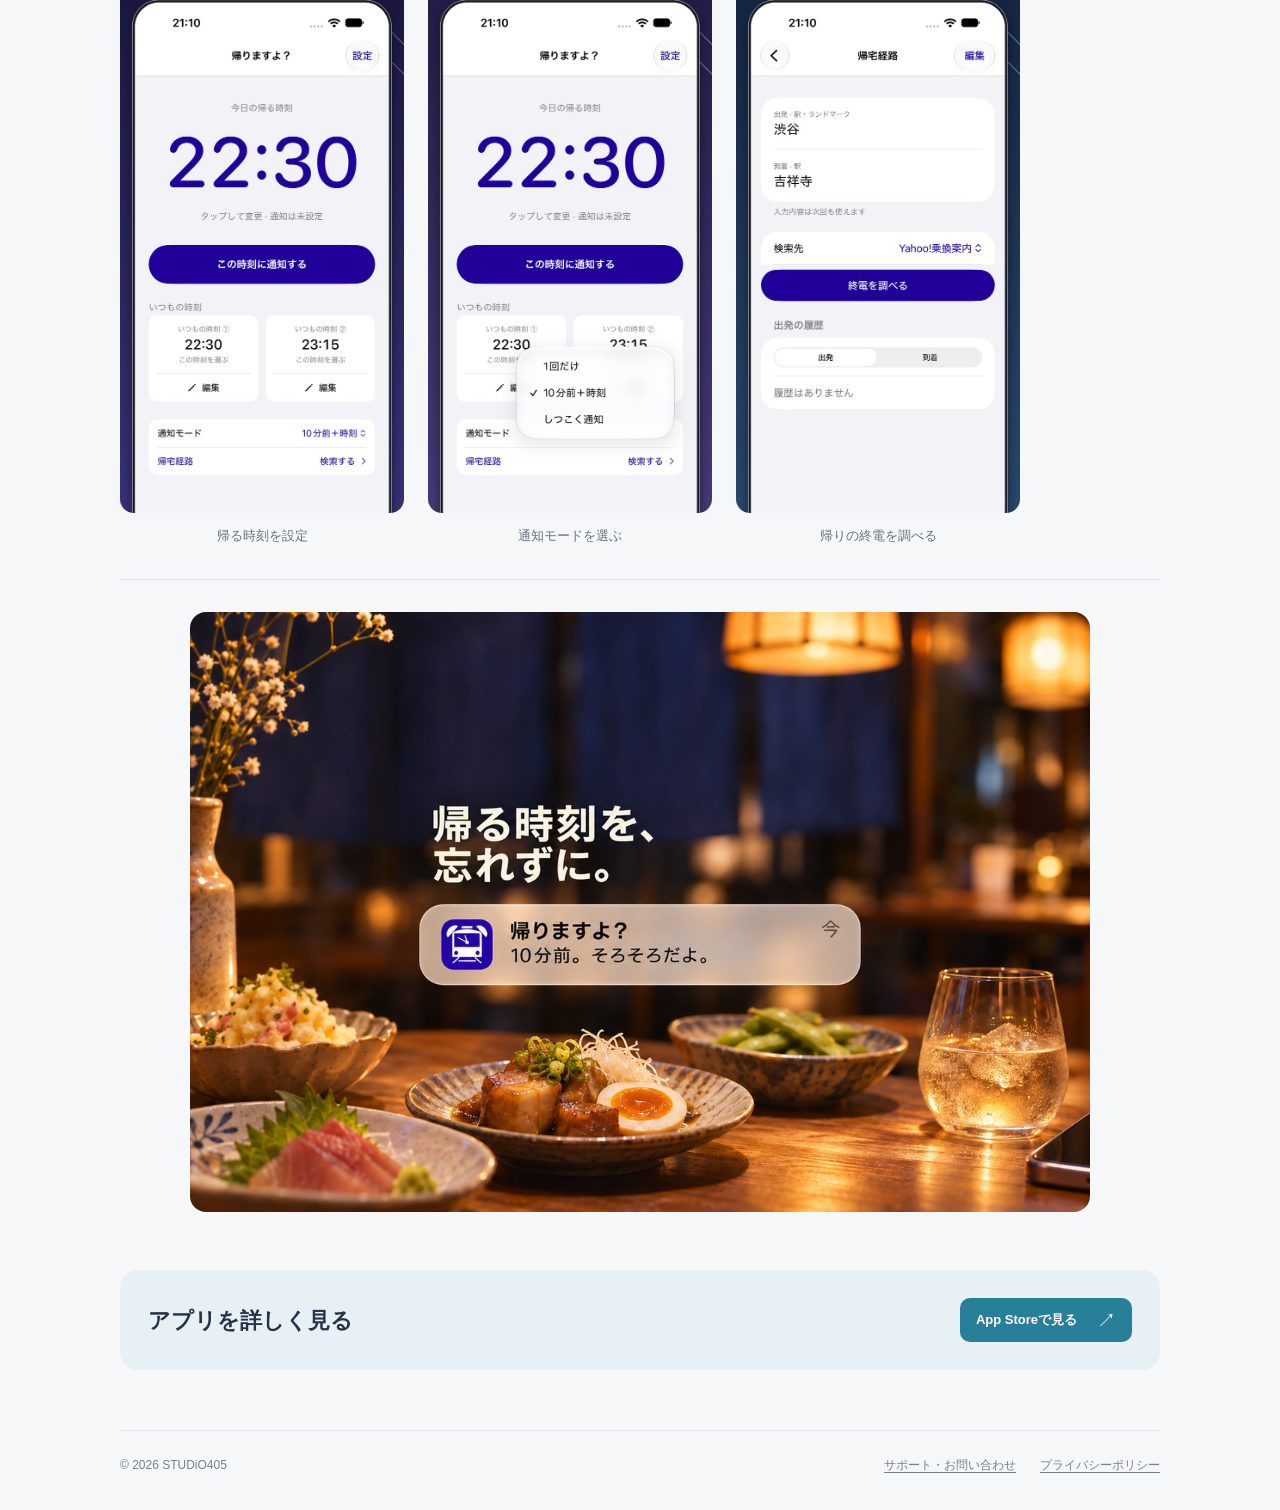
<file: lasttrainnotice/index.html>
<!doctype html><html lang="ja" data-language="ja"><head><meta charset="utf-8"><meta name="viewport" content="width=device-width,initial-scale=1"><title>帰りますよ？ | STUDiO405</title><meta name="description" content="飲み会にも、残業にも。帰る時間を繰り返しお知らせして、うっかり遅くなるのを防ぎます。"><link rel="stylesheet" href="../assets/site.css"><link rel="stylesheet" href="../assets/product-gallery.css"></head><body data-product="lasttrainnotice" data-product-name="帰りますよ？"><div class="shell"><header class="site-header"><a class="brand" href="../?lang=ja" aria-label="STUDiO405 アプリ一覧">STUDiO405<small>APPLICATIONS</small></a></header><main><a class="back-link" href="../?lang=ja">← <span class="ja">アプリ一覧</span></a><section class="product-hero wide-product-hero"><div><div class="product-name"><img src="../images/icon-lasttrainnotice.png" width="64" height="64" alt=""><p>帰りますよ？</p></div><p class="eyebrow"><span class="ja">帰宅時間の通知</span></p><h1><span class="ja">楽しい時間にも帰る合図を</span></h1><p class="product-intro"><span class="ja">飲み会にも、残業にも。帰る時間を繰り返しお知らせして、うっかり遅くなるのを防ぎます。</span></p><div class="actions"><a class="store-link" href="https://apps.apple.com/jp/app/%E5%B8%B0%E3%82%8A%E3%81%BE%E3%81%99%E3%82%88/id486191334"><span class="ja">App Storeで見る</span><span aria-hidden="true">↗</span></a></div><p class="availability"><span class="ja">日本国内のApp Storeで配信しています</span></p></div><figure class="store-hero-image store-hero-wide"><img src="../images/lasttrainnotice/header-2-6-ja.jpg" width="1920" height="823" alt="夜の食卓でiPhoneに帰宅時刻の10分前通知が届くイメージ。楽しい時間に、帰る合図を。" fetchpriority="high"></figure></section><section class="product-section"><h2><span class="ja">できること</span></h2><div class="feature-grid"><article class="feature"><h3><span class="ja">帰る時間を繰り返しお知らせ</span></h3><p><span class="ja">飲み会、食事会、残業などで帰宅時間を忘れないよう、指定した時刻の前後に通知します。</span></p></article><article class="feature"><h3><span class="ja">画面から時刻を確認</span></h3><p><span class="ja">アラーム時刻をホーム画面・ロック画面のウィジェットにも表示できます。</span></p></article><article class="feature"><h3><span class="ja">通知音と振動で気づく</span></h3><p><span class="ja">通知は音と振動に対応。マナーモードや端末の振動設定によって、お知らせの方法が変わります。</span></p></article></div></section><section class="product-section"><h2><span class="ja">帰りますよ？の画面</span></h2><div class="store-gallery"><figure><img src="../images/lasttrainnotice/store-2-6-01-ja.jpg" width="660" height="1435" alt="22時30分を選び、通知をセットする画面" loading="lazy"><figcaption><span class="ja">帰る時刻を設定</span></figcaption></figure><figure><img src="../images/lasttrainnotice/store-2-6-02-ja.jpg" width="660" height="1435" alt="1回だけ、10分前＋時刻、しつこく通知の3つの選択肢" loading="lazy"><figcaption><span class="ja">通知モードを選ぶ</span></figcaption></figure><figure><img src="../images/lasttrainnotice/store-2-6-03-ja.jpg" width="660" height="1435" alt="渋谷から吉祥寺への終電をYahoo!乗換案内で調べる画面" loading="lazy"><figcaption><span class="ja">帰りの終電を調べる</span></figcaption></figure></div></section><section class="product-section"><figure class="store-hero-image store-hero-wide" style="max-width:900px;margin-inline:auto"><img src="../images/lasttrainnotice/search-2-6-ja.jpg" width="1200" height="800" alt="帰る時刻を、忘れずに。帰りますよ？から「10分前。そろそろだよ。」と通知が届くイメージ" loading="lazy"></figure></section><div class="product-cta"><h2><span class="ja">アプリを詳しく見る</span></h2><a class="store-link" href="https://apps.apple.com/jp/app/%E5%B8%B0%E3%82%8A%E3%81%BE%E3%81%99%E3%82%88/id486191334"><span class="ja">App Storeで見る</span><span aria-hidden="true">↗</span></a></div></main><footer><p>© 2026 STUDiO405</p><nav class="footer-links" aria-label="Support &amp; Privacy"><a data-language-link href="../support/"><span class="ja">サポート・お問い合わせ</span><span class="en" lang="en">Support &amp; Contact</span></a><a data-language-link href="../privacy/"><span class="ja">プライバシーポリシー</span><span class="en" lang="en">Privacy Policy</span></a></nav></footer></div></body></html>
</file>
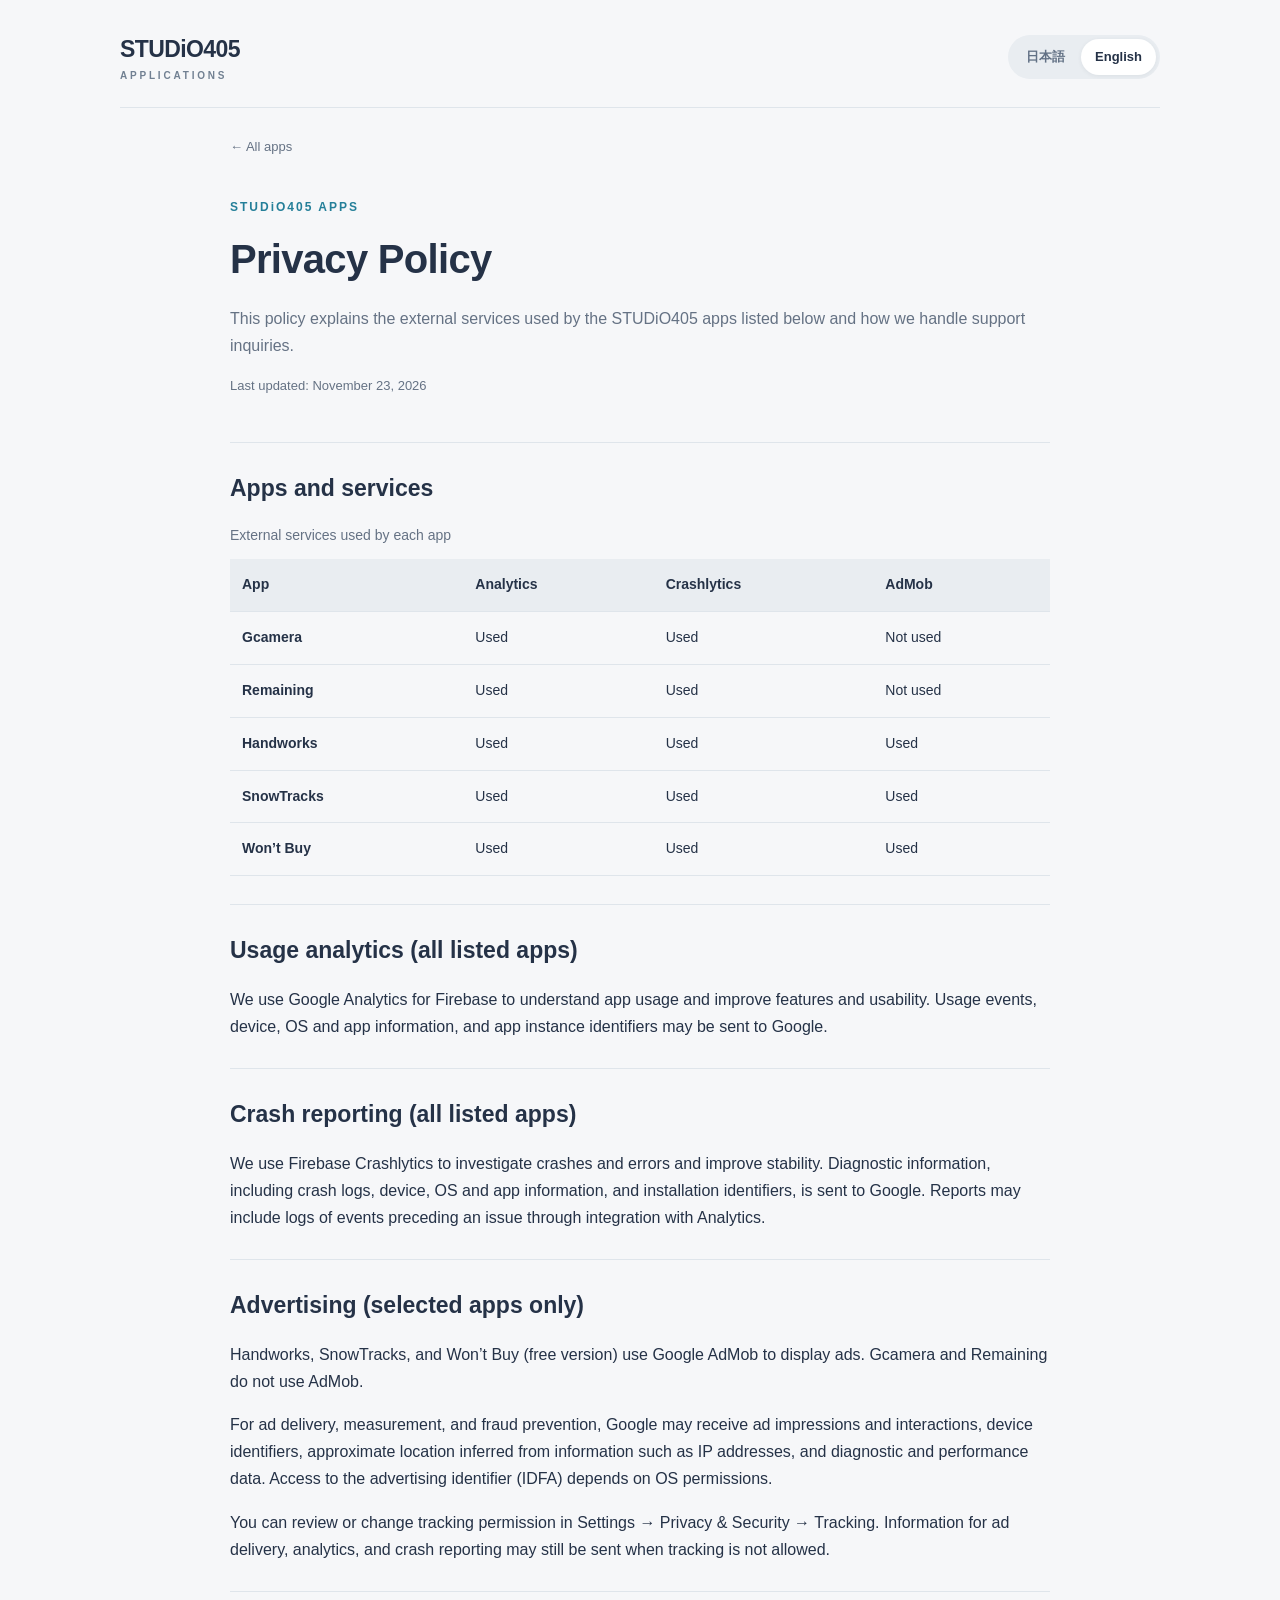
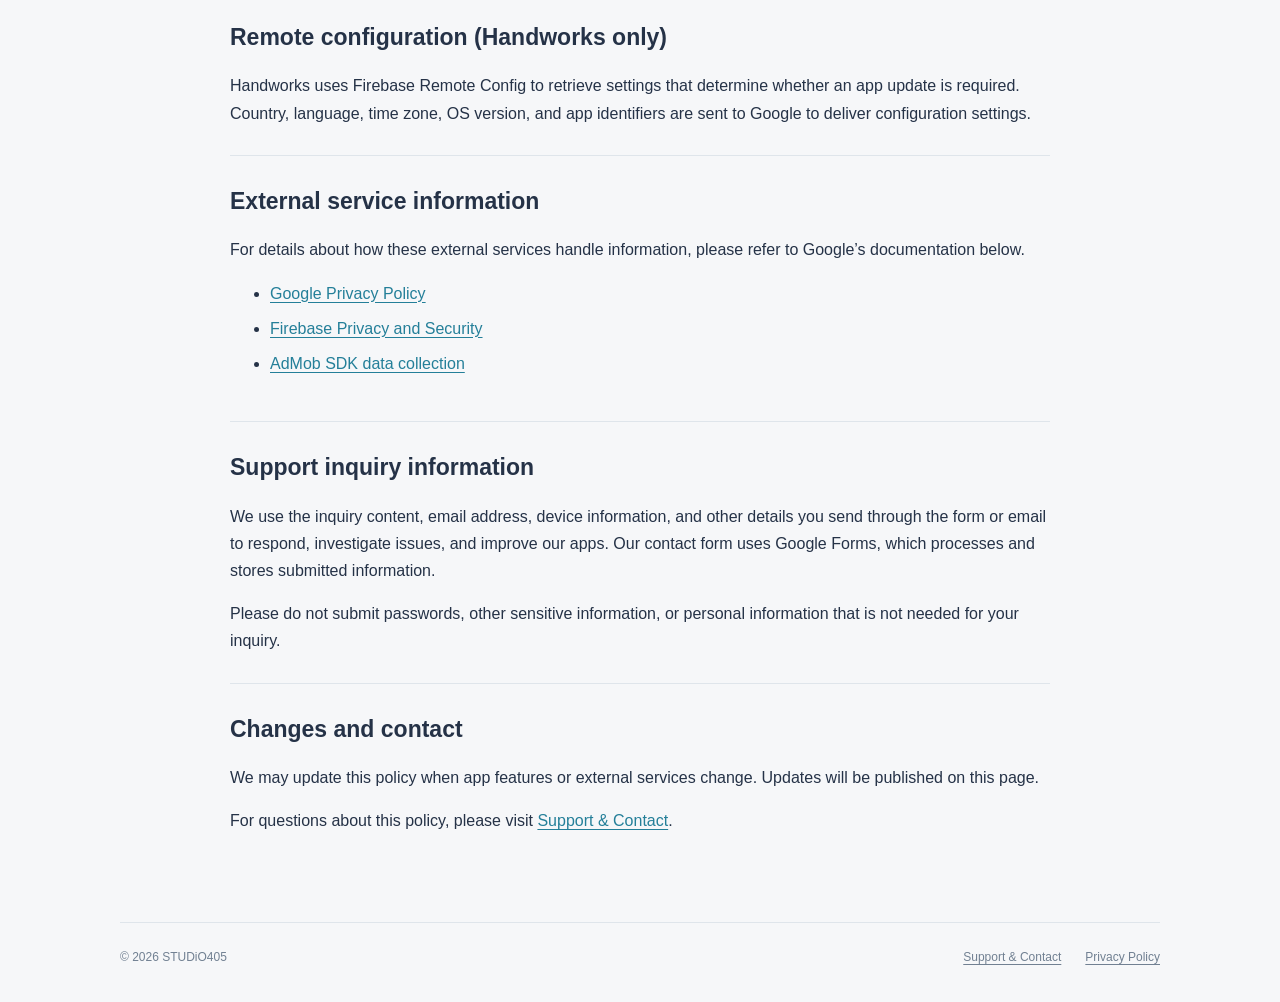
<file: privacy/index.html>
<!doctype html>
<html lang="ja" data-language="ja">
<head>
<meta charset="utf-8"><meta name="viewport" content="width=device-width,initial-scale=1">
<title>プライバシーポリシー | STUDiO405</title><meta name="description" content="STUDiO405のアプリ共通プライバシーポリシー。解析、クラッシュ報告、対象アプリの広告配信とお問い合わせ情報について。">
<style>html[data-language="ja"] .en,html[data-language="en"] .ja{display:none}</style>
<link rel="stylesheet" href="../assets/site.css">
</head>
<body data-page-title-ja="プライバシーポリシー" data-page-title-en="Privacy Policy">
<div class="shell">
<header class="site-header"><a class="brand" data-language-link href="../" aria-label="STUDiO405 home">STUDiO405<small>APPLICATIONS</small></a><nav class="language" aria-label="Language"><button type="button" data-set-language="ja" aria-pressed="true">日本語</button><button type="button" data-set-language="en" aria-pressed="false">English</button></nav></header>
<main class="info-page"><a class="back-link" data-language-link href="../">← <span class="ja">アプリ一覧</span> <span class="en" lang="en">All apps</span></a>
<div class="info-hero"><p class="eyebrow">STUDiO405 APPS</p><h1><span class="ja">プライバシーポリシー</span> <span class="en" lang="en">Privacy Policy</span></h1><p><span class="ja">STUDiO405が提供する以下のアプリにおける、外部サービスの利用とお問い合わせ情報の取り扱いについて説明します。</span> <span class="en" lang="en">This policy explains the external services used by the STUDiO405 apps listed below and how we handle support inquiries.</span></p><p class="info-date"><span class="ja">最終更新日：2026年11月23日</span> <span class="en" lang="en">Last updated: November 23, 2026</span></p></div><section class="info-section" id="apps"><h2><span class="ja">対象アプリと利用サービス</span> <span class="en" lang="en">Apps and services</span></h2><div class="policy-table-wrap"><table class="policy-table"><caption><span class="ja">アプリごとの外部サービス利用状況</span> <span class="en" lang="en">External services used by each app</span></caption><thead><tr><th scope="col"><span class="ja">アプリ</span> <span class="en" lang="en">App</span></th><th scope="col">Analytics</th><th scope="col">Crashlytics</th><th scope="col">AdMob</th></tr></thead><tbody><tr id="gcamera"><th scope="row">Gcamera</th><td><span class="ja">使用</span> <span class="en" lang="en">Used</span></td><td><span class="ja">使用</span> <span class="en" lang="en">Used</span></td><td><span class="ja">使用しません</span> <span class="en" lang="en">Not used</span></td></tr><tr id="remaining"><th scope="row">Remaining</th><td><span class="ja">使用</span> <span class="en" lang="en">Used</span></td><td><span class="ja">使用</span> <span class="en" lang="en">Used</span></td><td><span class="ja">使用しません</span> <span class="en" lang="en">Not used</span></td></tr><tr id="handworks"><th scope="row">Handworks</th><td><span class="ja">使用</span> <span class="en" lang="en">Used</span></td><td><span class="ja">使用</span> <span class="en" lang="en">Used</span></td><td><span class="ja">使用</span> <span class="en" lang="en">Used</span></td></tr><tr id="snowtracks"><th scope="row">SnowTracks</th><td><span class="ja">使用</span> <span class="en" lang="en">Used</span></td><td><span class="ja">使用</span> <span class="en" lang="en">Used</span></td><td><span class="ja">使用</span> <span class="en" lang="en">Used</span></td></tr><tr id="lasttrainnotice" class="ja"><th scope="row">帰りますよ？</th><td><span class="ja">使用</span> <span class="en" lang="en">Used</span></td><td><span class="ja">使用</span> <span class="en" lang="en">Used</span></td><td><span class="ja">使用</span> <span class="en" lang="en">Used</span></td></tr><tr id="wontbuy"><th scope="row"><span class="ja">もう買わない</span> <span class="en" lang="en">Won’t Buy</span></th><td><span class="ja">使用</span> <span class="en" lang="en">Used</span></td><td><span class="ja">使用</span> <span class="en" lang="en">Used</span></td><td><span class="ja">使用</span> <span class="en" lang="en">Used</span></td></tr></tbody></table></div></section><section class="info-section" id="analytics"><h2><span class="ja">利用状況の解析（全対象アプリ）</span> <span class="en" lang="en">Usage analytics (all listed apps)</span></h2><p><span class="ja">Google Analytics for Firebaseを利用して、アプリの利用状況を把握し、機能や使いやすさの改善に役立てます。アプリの起動・操作などの利用情報、端末・OS・アプリの情報、アプリインスタンス識別子などがGoogleに送信される場合があります。</span> <span class="en" lang="en">We use Google Analytics for Firebase to understand app usage and improve features and usability. Usage events, device, OS and app information, and app instance identifiers may be sent to Google.</span></p></section><section class="info-section" id="crashlytics"><h2><span class="ja">クラッシュ報告（全対象アプリ）</span> <span class="en" lang="en">Crash reporting (all listed apps)</span></h2><p><span class="ja">Firebase Crashlyticsを利用して、クラッシュや不具合の原因を調査し、アプリの安定性を改善します。クラッシュログ、端末・OS・アプリの情報、インストールに関する識別子などの診断情報がGoogleに送信されます。Analyticsと連携して、問題発生前の操作に関するログが含まれる場合があります。</span> <span class="en" lang="en">We use Firebase Crashlytics to investigate crashes and errors and improve stability. Diagnostic information, including crash logs, device, OS and app information, and installation identifiers, is sent to Google. Reports may include logs of events preceding an issue through integration with Analytics.</span></p></section><section class="info-section" id="advertising"><h2><span class="ja">広告配信（対象アプリのみ）</span> <span class="en" lang="en">Advertising (selected apps only)</span></h2><p><span class="ja">Handworks・SnowTracks・帰りますよ？・もう買わない（無料版）では、Google AdMobを利用して広告を配信します。Gcamera・RemainingではAdMobを使用しません。</span> <span class="en" lang="en">Handworks, SnowTracks, and Won’t Buy (free version) use Google AdMob to display ads. Gcamera and Remaining do not use AdMob.</span></p><p><span class="ja">広告配信、効果測定、不正防止のため、広告の表示・操作情報、端末識別子、IPアドレスなどから推定されるおおよその位置、診断・パフォーマンス情報などがGoogleに送信される場合があります。広告識別子（IDFA）へのアクセスは、OS上の許可状況によって異なります。</span> <span class="en" lang="en">For ad delivery, measurement, and fraud prevention, Google may receive ad impressions and interactions, device identifiers, approximate location inferred from information such as IP addresses, and diagnostic and performance data. Access to the advertising identifier (IDFA) depends on OS permissions.</span></p><p><span class="ja">トラッキングの許可は、端末の「設定」→「プライバシーとセキュリティ」→「トラッキング」で確認・変更できます。トラッキングを許可しない場合でも、広告表示や解析・クラッシュ報告のための情報が送信される場合があります。</span> <span class="en" lang="en">You can review or change tracking permission in Settings → Privacy &amp; Security → Tracking. Information for ad delivery, analytics, and crash reporting may still be sent when tracking is not allowed.</span></p></section><section class="info-section" id="remote-config"><h2><span class="ja">設定情報の配信（Handworksのみ）</span> <span class="en" lang="en">Remote configuration (Handworks only)</span></h2><p><span class="ja">Handworksでは、更新の必要性を確認する設定情報の取得にFirebase Remote Configを利用します。設定の配信のため、国・言語・タイムゾーン・OSバージョン・アプリ識別情報などがGoogleに送信されます。</span> <span class="en" lang="en">Handworks uses Firebase Remote Config to retrieve settings that determine whether an app update is required. Country, language, time zone, OS version, and app identifiers are sent to Google to deliver configuration settings.</span></p></section><section class="info-section" id="providers"><h2><span class="ja">外部サービスの情報</span> <span class="en" lang="en">External service information</span></h2><p><span class="ja">外部サービスによる情報の取り扱いについては、以下のGoogleの説明をご確認ください。</span> <span class="en" lang="en">For details about how these external services handle information, please refer to Google’s documentation below.</span></p><ul><li><a href="https://policies.google.com/privacy"><span class="ja">Google プライバシーポリシー</span> <span class="en" lang="en">Google Privacy Policy</span></a></li><li><a href="https://firebase.google.com/support/privacy"><span class="ja">Firebase のプライバシーとセキュリティ</span> <span class="en" lang="en">Firebase Privacy and Security</span></a></li><li><a href="https://developers.google.com/admob/ios/privacy/data-disclosure"><span class="ja">AdMob SDKのデータ収集について</span> <span class="en" lang="en">AdMob SDK data collection</span></a></li></ul></section><section class="info-section" id="inquiries"><h2><span class="ja">お問い合わせ情報の取り扱い</span> <span class="en" lang="en">Support inquiry information</span></h2><p><span class="ja">フォームやメールでお送りいただいた問い合わせ内容、メールアドレス、端末情報などは、返信、不具合の調査、アプリの改善に利用します。お問い合わせフォームにはGoogleフォームを使用しており、入力内容はGoogleのサービス上で処理・保存されます。</span> <span class="en" lang="en">We use the inquiry content, email address, device information, and other details you send through the form or email to respond, investigate issues, and improve our apps. Our contact form uses Google Forms, which processes and stores submitted information.</span></p><p><span class="ja">パスワードなどの機密情報や、問い合わせに不要な個人情報は送らないでください。</span> <span class="en" lang="en">Please do not submit passwords, other sensitive information, or personal information that is not needed for your inquiry.</span></p></section><section class="info-section" id="changes"><h2><span class="ja">ポリシーの変更・お問い合わせ</span> <span class="en" lang="en">Changes and contact</span></h2><p><span class="ja">アプリの機能や外部サービスの変更などに応じて、本ポリシーを更新する場合があります。変更内容はこのページに掲載します。</span> <span class="en" lang="en">We may update this policy when app features or external services change. Updates will be published on this page.</span></p><p><span class="ja">本ポリシーに関するお問い合わせは、<a data-language-link href="../support/">サポート・お問い合わせ</a>よりご連絡ください。</span> <span class="en" lang="en">For questions about this policy, please visit <a data-language-link href="../support/">Support &amp; Contact</a>.</span></p></section>
</main>
<footer><p>© 2026 STUDiO405</p><nav class="footer-links" aria-label="Support &amp; Privacy"><a data-language-link href="../support/"><span class="ja">サポート・お問い合わせ</span> <span class="en" lang="en">Support &amp; Contact</span></a><a data-language-link href="../privacy/"><span class="ja">プライバシーポリシー</span> <span class="en" lang="en">Privacy Policy</span></a></nav></footer>
</div><script src="../assets/language.js"></script>
</body></html>
</file>
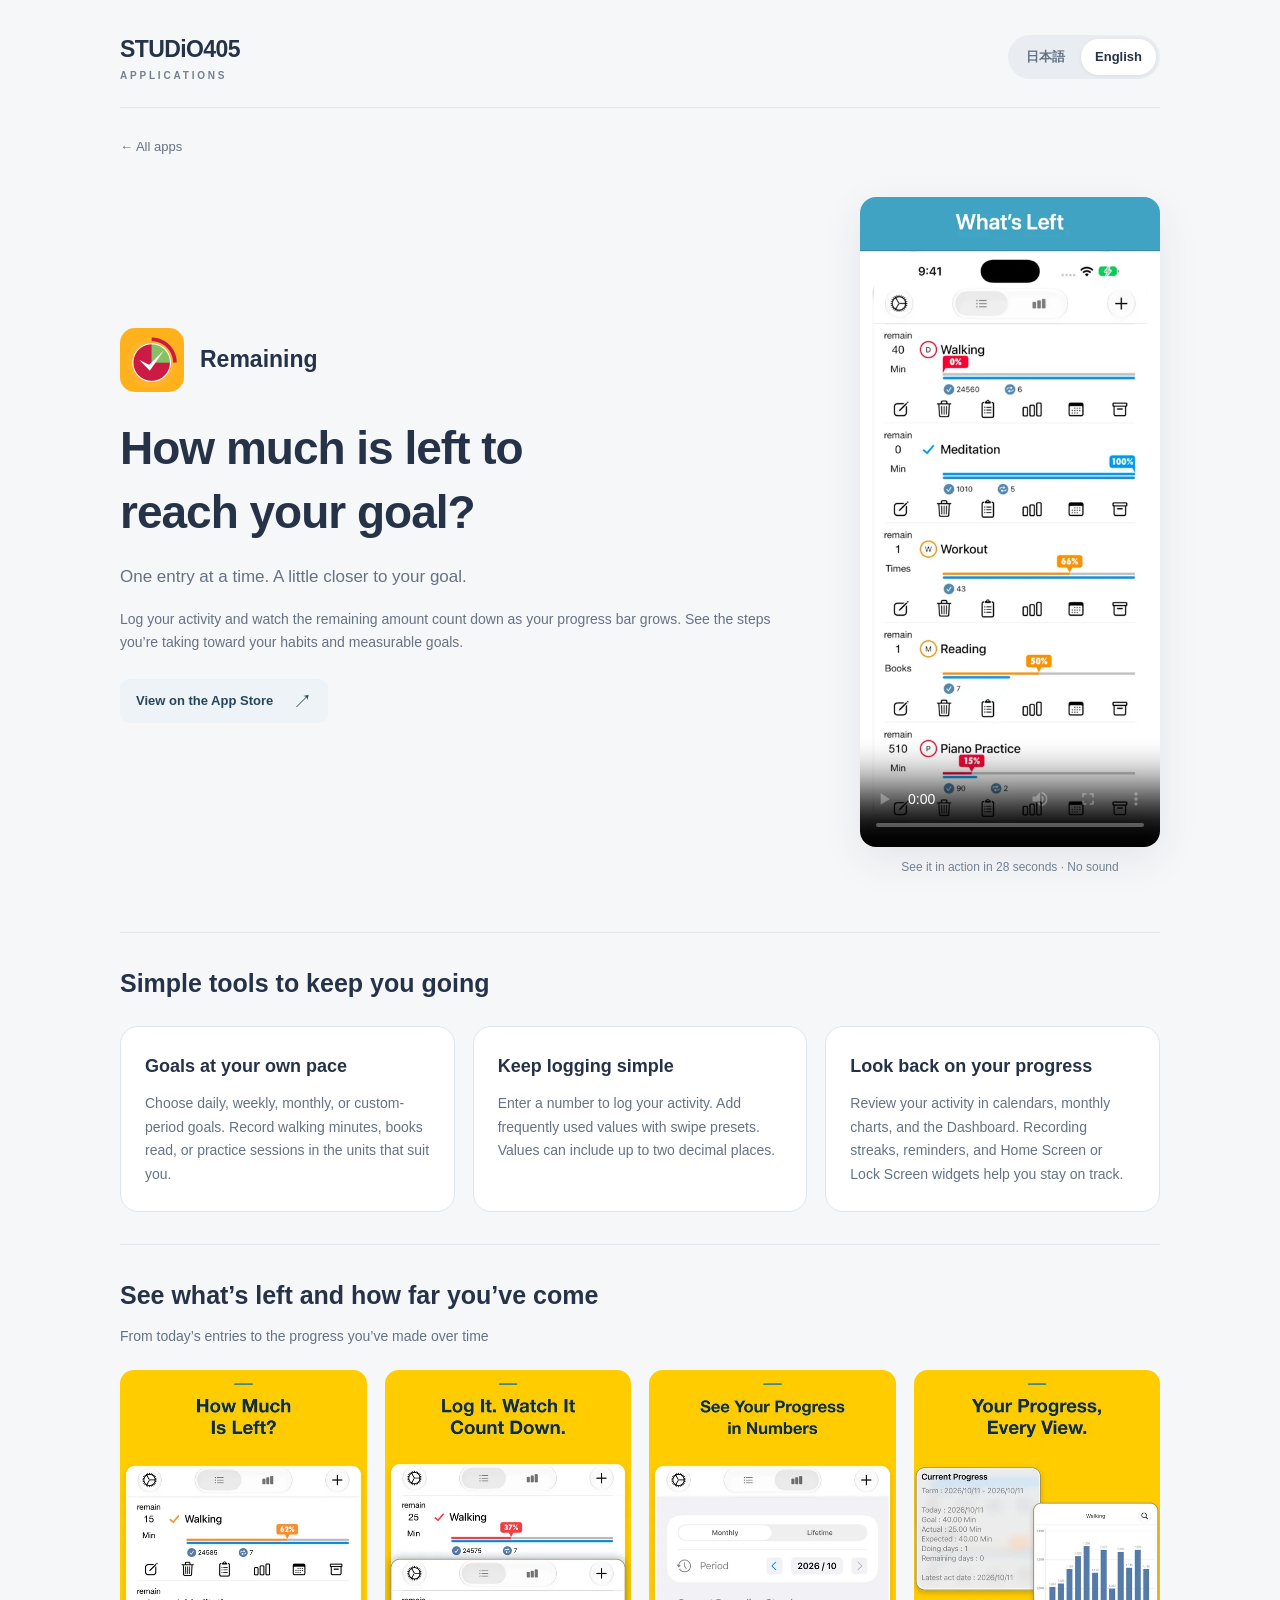
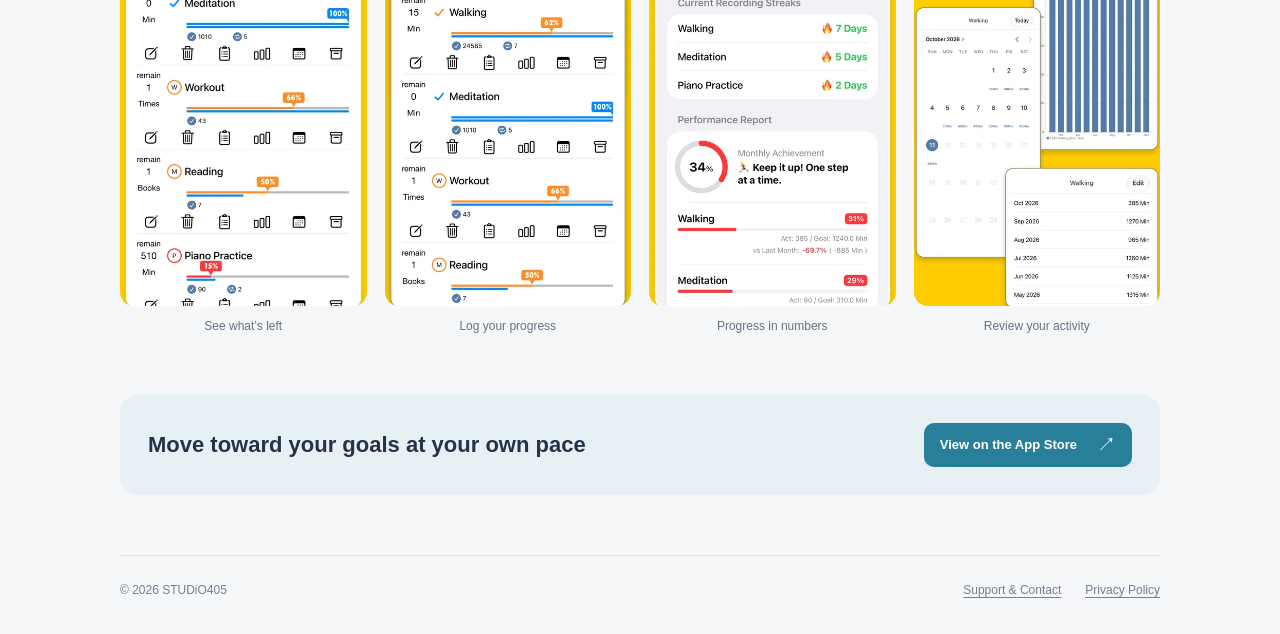
<file: remaining/index.html>
<!doctype html><html lang="ja" data-language="ja"><head><meta charset="utf-8"><meta name="viewport" content="width=device-width,initial-scale=1">
<title>Remaining — 目標まであとどれくらい？ | STUDiO405</title><meta name="description" content="毎日の記録で残りが減る。Remainingは習慣や数値目標を、一覧・カレンダー・グラフ・ダッシュボードで確認できるiPhone・iPadアプリです。"><link rel="stylesheet" href="../assets/site.css"></head>
<body data-product="remaining"><div class="shell"><header class="site-header"><a class="brand" data-language-link href="../" aria-label="STUDiO405 home">STUDiO405<small>APPLICATIONS</small></a><nav class="language" aria-label="Language"><button type="button" data-set-language="ja" aria-pressed="true">日本語</button><button type="button" data-set-language="en" aria-pressed="false">English</button></nav></header>
<main><a class="back-link" data-language-link href="../">← <span class="ja">アプリ一覧</span><span class="en" lang="en">All apps</span></a>
<section class="product-hero"><div><div class="product-name"><img src="../images/icon-remaining.png" width="64" height="64" alt=""><p>Remaining</p></div><h1><span class="ja">目標まであとどれくらい？</span><span class="en" lang="en">How much is left to reach your goal?</span></h1>
<p class="product-intro"><span class="ja">ひとつ記録して目標へ一歩</span><span class="en" lang="en">One entry at a time. A little closer to your goal.</span></p>
<p class="product-support"><span class="ja">記録するたび、残りの数字が減り、進捗バーが伸びる。習慣づくりや数値目標への取り組みを、目に見える手応えに。</span><span class="en" lang="en">Log your activity and watch the remaining amount count down as your progress bar grows. See the steps you’re taking toward your habits and measurable goals.</span></p>
<div class="actions"><a class="store-link" href="https://apps.apple.com/app/remaining/id914320949"><span class="ja">App Storeで見る</span><span class="en" lang="en">View on the App Store</span><span aria-hidden="true">↗</span></a></div></div>
<div class="product-media"><video class="product-video" controls playsinline preload="none" src="../assets/remaining/preview-ja.mp4" poster="../assets/remaining/poster-ja.webp" data-video-ja="../assets/remaining/preview-ja.mp4" data-video-en="../assets/remaining/preview-en.mp4" data-poster-ja="../assets/remaining/poster-ja.webp" data-poster-en="../assets/remaining/poster-en.webp" aria-label="Remaining app preview"></video><p class="video-note"><span class="ja">28秒の動画で使い方を見る · 音声なし</span><span class="en" lang="en">See it in action in 28 seconds · No sound</span></p></div></section>
<section class="product-section"><h2><span class="ja">続けるための小さな道具</span><span class="en" lang="en">Simple tools to keep you going</span></h2><div class="feature-grid"><article class="feature"><h3><span class="ja">目標は自分のペースで</span><span class="en" lang="en">Goals at your own pace</span></h3><p><span class="ja">日・週・月の目標や期間を決めた目標に対応。歩く時間、読む冊数、練習の回数など、自分に合った単位で記録できます。</span><span class="en" lang="en">Choose daily, weekly, monthly, or custom-period goals. Record walking minutes, books read, or practice sessions in the units that suit you.</span></p></article><article class="feature"><h3><span class="ja">記録はさっと簡単に</span><span class="en" lang="en">Keep logging simple</span></h3><p><span class="ja">数値を入力して記録。よく使う値はプリセットにして、スワイプから追加できます。小数点第2位までの入力にも対応しています。</span><span class="en" lang="en">Enter a number to log your activity. Add frequently used values with swipe presets. Values can include up to two decimal places.</span></p></article><article class="feature"><h3><span class="ja">積み重ねを振り返る</span><span class="en" lang="en">Look back on your progress</span></h3><p><span class="ja">カレンダーや月別グラフ、ダッシュボードで実績を確認。連続記録、通知、ホーム画面・ロック画面ウィジェットで継続を支えます。</span><span class="en" lang="en">Review your activity in calendars, monthly charts, and the Dashboard. Recording streaks, reminders, and Home Screen or Lock Screen widgets help you stay on track.</span></p></article></div></section>
<section class="product-section"><h2><span class="ja">残りも成果もひと目で</span><span class="en" lang="en">See what’s left and how far you’ve come</span></h2><p class="section-intro"><span class="ja">一覧から毎日の記録、これまでの積み重ねまで</span><span class="en" lang="en">From today’s entries to the progress you’ve made over time</span></p><div class="screenshot-row"><figure><img class="localized-image" src="../assets/remaining/ja-01_main.webp" data-ja="../assets/remaining/ja-01_main.webp" data-en="../assets/remaining/en-01_main.webp" alt="残りを確認" data-alt-ja="残りを確認" data-alt-en="See what’s left" width="480" height="1040" loading="lazy"><figcaption><span class="ja">残りを確認</span><span class="en" lang="en">See what’s left</span></figcaption></figure><figure><img class="localized-image" src="../assets/remaining/ja-02_before_after.webp" data-ja="../assets/remaining/ja-02_before_after.webp" data-en="../assets/remaining/en-02_before_after.webp" alt="記録して進める" data-alt-ja="記録して進める" data-alt-en="Log your progress" width="480" height="1040" loading="lazy"><figcaption><span class="ja">記録して進める</span><span class="en" lang="en">Log your progress</span></figcaption></figure><figure><img class="localized-image" src="../assets/remaining/ja-03_dashboard.webp" data-ja="../assets/remaining/ja-03_dashboard.webp" data-en="../assets/remaining/en-03_dashboard.webp" alt="成果を数字で" data-alt-ja="成果を数字で" data-alt-en="Progress in numbers" width="480" height="1040" loading="lazy"><figcaption><span class="ja">成果を数字で</span><span class="en" lang="en">Progress in numbers</span></figcaption></figure><figure><img class="localized-image" src="../assets/remaining/ja-04_progress_overview.webp" data-ja="../assets/remaining/ja-04_progress_overview.webp" data-en="../assets/remaining/en-04_progress_overview.webp" alt="日々の記録を振り返る" data-alt-ja="日々の記録を振り返る" data-alt-en="Review your activity" width="480" height="1040" loading="lazy"><figcaption><span class="ja">日々の記録を振り返る</span><span class="en" lang="en">Review your activity</span></figcaption></figure></div></section>
<div class="product-cta"><h2><span class="ja">自分のペースで目標へ</span><span class="en" lang="en">Move toward your goals at your own pace</span></h2><a class="store-link" href="https://apps.apple.com/app/remaining/id914320949"><span class="ja">App Storeで見る</span><span class="en" lang="en">View on the App Store</span><span aria-hidden="true">↗</span></a></div></main>
<footer><p>© 2026 STUDiO405</p><nav class="footer-links" aria-label="Support &amp; Privacy"><a data-language-link href="../support/"><span class="ja">サポート・お問い合わせ</span><span class="en" lang="en">Support &amp; Contact</span></a><a data-language-link href="../privacy/"><span class="ja">プライバシーポリシー</span><span class="en" lang="en">Privacy Policy</span></a></nav></footer></div><script src="../assets/language.js"></script></body></html>
</file>
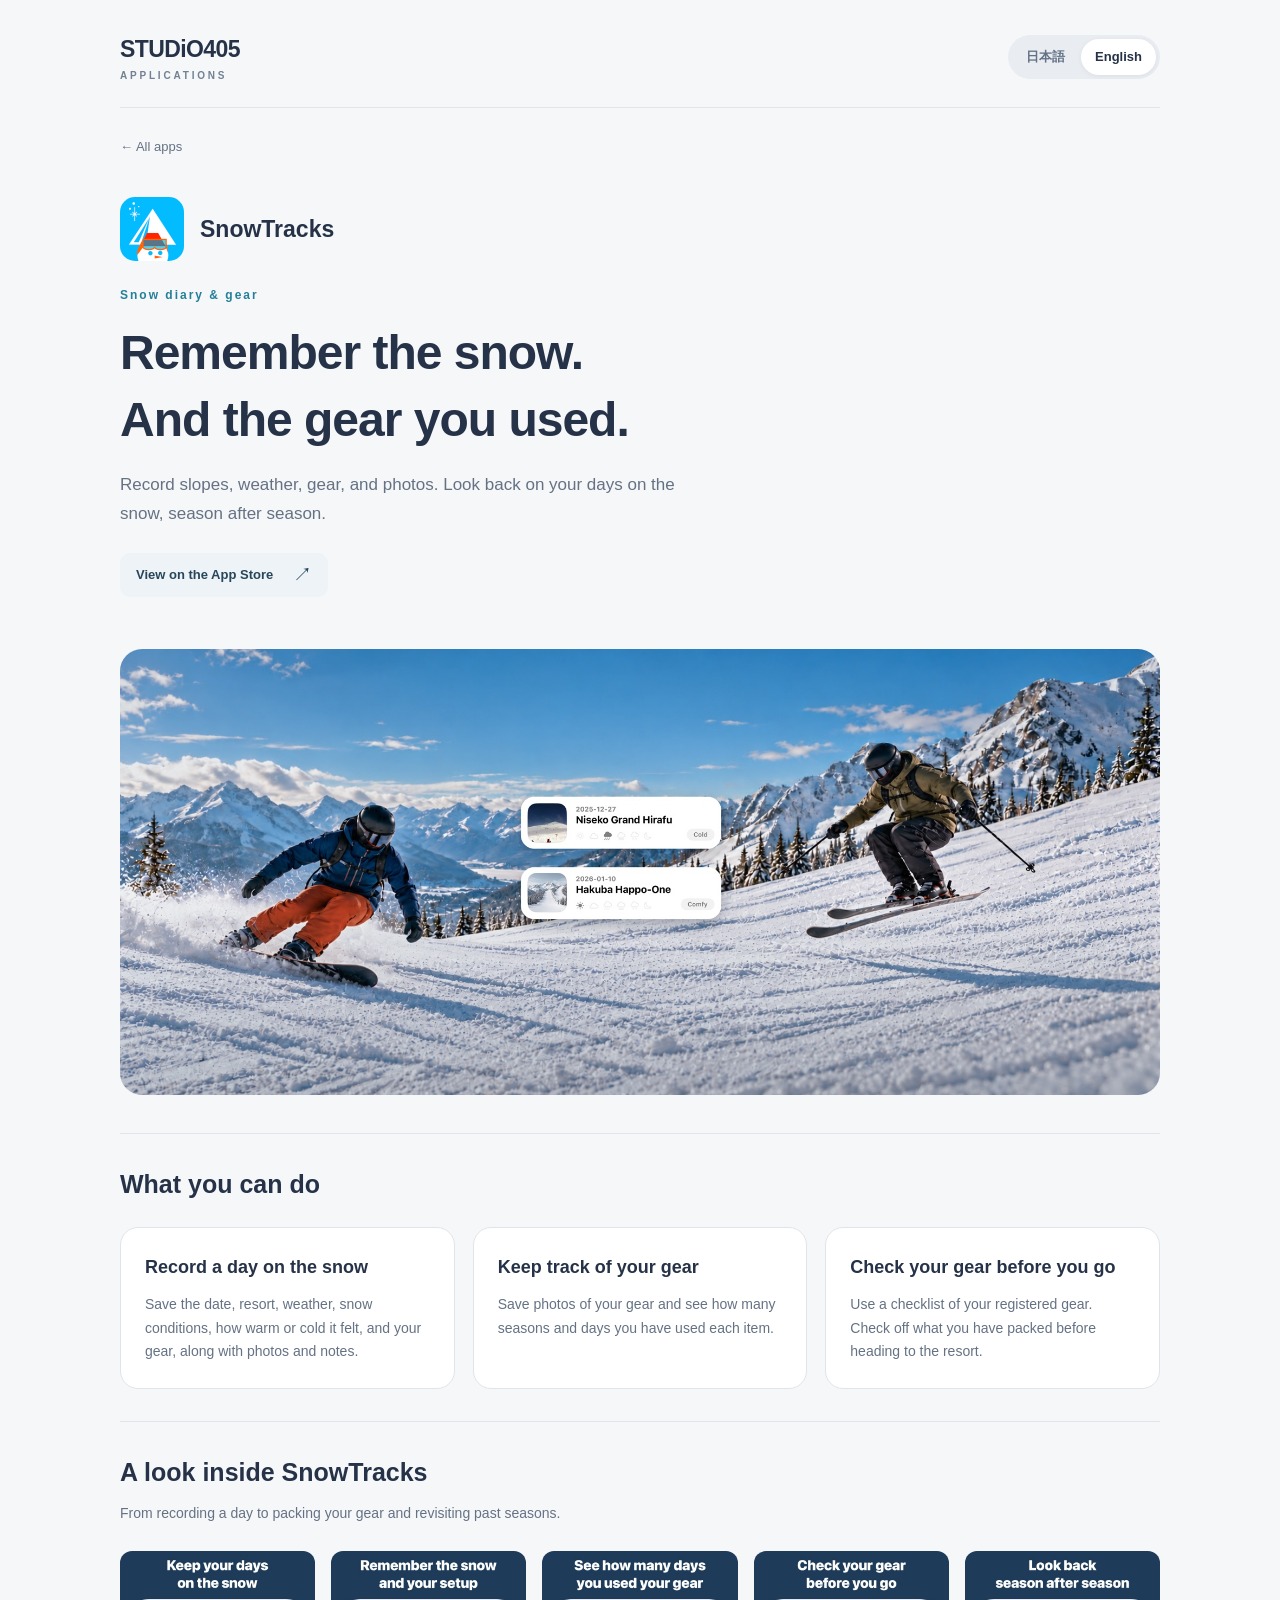
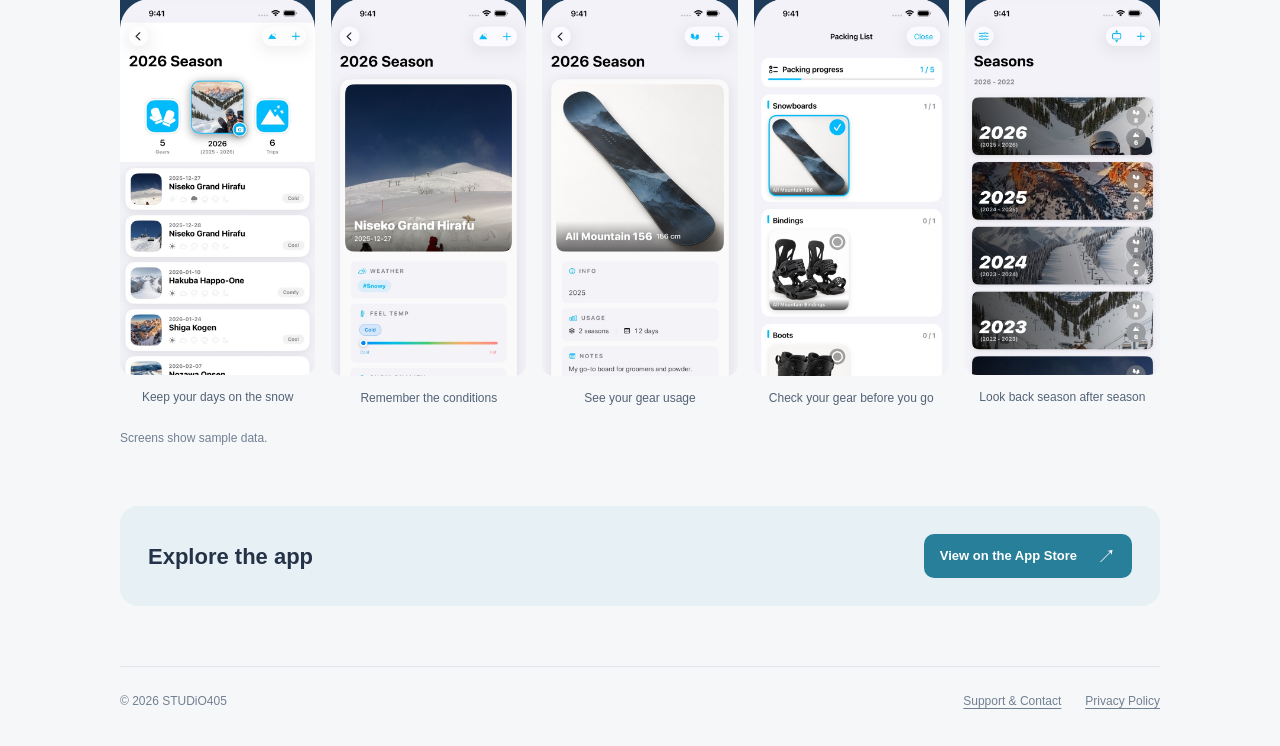
<file: snowtracks/index.html>
<!doctype html><html lang="ja" data-language="ja"><head><meta charset="utf-8"><meta name="viewport" content="width=device-width,initial-scale=1"><title>SnowTracks | STUDiO405</title><meta name="description" content="ゲレンデ、天候、ギア、写真をまとめて記録。シーズンを越えて、自分の滑走日記を振り返れます。"><link rel="stylesheet" href="../assets/site.css"><link rel="stylesheet" href="snowtracks.css"></head><body data-product="snowtracks" data-product-name="SnowTracks"><div class="shell"><header class="site-header"><a class="brand" data-language-link href="../" aria-label="STUDiO405 home">STUDiO405<small>APPLICATIONS</small></a><nav class="language" aria-label="Language"><button type="button" data-set-language="ja" aria-pressed="true">日本語</button><button type="button" data-set-language="en" aria-pressed="false">English</button></nav></header><main><a class="back-link" data-language-link href="../">← <span class="ja">アプリ一覧</span><span class="en" lang="en">All apps</span></a><section class="product-hero"><div><div class="product-name"><img src="../images/icon-snowtracks.png" width="64" height="64" alt=""><p>SnowTracks</p></div><p class="eyebrow"><span class="ja">滑走日記・ギア管理</span><span class="en" lang="en">Snow diary &amp; gear</span></p><h1><span class="ja">滑った日の雪と、<br>使ったギアを覚えておこう。</span><span class="en" lang="en">Remember the snow.<br>And the gear you used.</span></h1><p class="product-intro"><span class="ja">ゲレンデ、天候、ギア、写真をまとめて記録。シーズンを越えて、自分の滑走日記を振り返れます。</span><span class="en" lang="en">Record slopes, weather, gear, and photos. Look back on your days on the snow, season after season.</span></p><div class="actions"><a class="store-link" href="https://apps.apple.com/app/snowtracks/id914318265"><span class="ja">App Storeで見る</span><span class="en" lang="en">View on the App Store</span><span aria-hidden="true">↗</span></a></div></div><figure class="snow-hero-image"><img class="localized-image" src="../images/snowtracks/header-ja.jpg" data-ja="../images/snowtracks/header-ja.jpg" data-en="../images/snowtracks/header-en.jpg" data-alt-ja="雪山を滑るスノーボーダーとスキーヤー、滑走日記のカード" data-alt-en="A snowboarder and skier with trip diary cards" alt="雪山を滑るスノーボーダーとスキーヤー、滑走日記のカード" width="1920" height="823" fetchpriority="high"></figure></section><section class="product-section"><h2><span class="ja">できること</span><span class="en" lang="en">What you can do</span></h2><div class="feature-grid"><article class="feature"><h3><span class="ja">一日の滑走を記録</span><span class="en" lang="en">Record a day on the snow</span></h3><p><span class="ja">日付、スキー場、天候、雪質、体感温度、使ったギアを、写真やメモと一緒に記録できます。</span><span class="en" lang="en">Save the date, resort, weather, snow conditions, how warm or cold it felt, and your gear, along with photos and notes.</span></p></article><article class="feature"><h3><span class="ja">ギアをシーズンごとに管理</span><span class="en" lang="en">Keep track of your gear</span></h3><p><span class="ja">板やブーツ、ウェアを写真と一緒に登録。使用したシーズン数と日数を振り返れます。</span><span class="en" lang="en">Save photos of your gear and see how many seasons and days you have used each item.</span></p></article><article class="feature"><h3><span class="ja">出発前の持ち物チェック</span><span class="en" lang="en">Check your gear before you go</span></h3><p><span class="ja">登録したギアを持ち物リストで確認。準備したものにチェックして、ゲレンデへ。</span><span class="en" lang="en">Use a checklist of your registered gear. Check off what you have packed before heading to the resort.</span></p></article></div></section><section class="product-section"><h2><span class="ja">SnowTracksの画面</span><span class="en" lang="en">A look inside SnowTracks</span></h2><p class="section-intro"><span class="ja">一日の記録から、ギアの準備、シーズンの振り返りまで。</span><span class="en" lang="en">From recording a day to packing your gear and revisiting past seasons.</span></p><div class="snow-gallery"><figure><img class="localized-image" src="../images/snowtracks/screen-01-ja.jpg" data-ja="../images/snowtracks/screen-01-ja.jpg" data-en="../images/snowtracks/screen-01-en.jpg" data-alt-ja="滑った日を、思い出に：SnowTracksの画面" data-alt-en="Keep your days on the snow: SnowTracks screenshot" alt="滑った日を、思い出に：SnowTracksの画面" width="660" height="1434" loading="lazy"><figcaption><span class="ja">滑った日を、思い出に</span><span class="en" lang="en">Keep your days on the snow</span></figcaption></figure><figure><img class="localized-image" src="../images/snowtracks/screen-02-ja.jpg" data-ja="../images/snowtracks/screen-02-ja.jpg" data-en="../images/snowtracks/screen-02-en.jpg" data-alt-ja="雪質や体感温度も記録：SnowTracksの画面" data-alt-en="Remember the conditions: SnowTracks screenshot" alt="雪質や体感温度も記録：SnowTracksの画面" width="660" height="1434" loading="lazy"><figcaption><span class="ja">雪質や体感温度も記録</span><span class="en" lang="en">Remember the conditions</span></figcaption></figure><figure><img class="localized-image" src="../images/snowtracks/screen-03-ja.jpg" data-ja="../images/snowtracks/screen-03-ja.jpg" data-en="../images/snowtracks/screen-03-en.jpg" data-alt-ja="ギアの使用日数を確認：SnowTracksの画面" data-alt-en="See your gear usage: SnowTracks screenshot" alt="ギアの使用日数を確認：SnowTracksの画面" width="660" height="1434" loading="lazy"><figcaption><span class="ja">ギアの使用日数を確認</span><span class="en" lang="en">See your gear usage</span></figcaption></figure><figure><img class="localized-image" src="../images/snowtracks/screen-04-ja.jpg" data-ja="../images/snowtracks/screen-04-ja.jpg" data-en="../images/snowtracks/screen-04-en.jpg" data-alt-ja="出発前に持ち物チェック：SnowTracksの画面" data-alt-en="Check your gear before you go: SnowTracks screenshot" alt="出発前に持ち物チェック：SnowTracksの画面" width="660" height="1434" loading="lazy"><figcaption><span class="ja">出発前に持ち物チェック</span><span class="en" lang="en">Check your gear before you go</span></figcaption></figure><figure><img class="localized-image" src="../images/snowtracks/screen-05-ja.jpg" data-ja="../images/snowtracks/screen-05-ja.jpg" data-en="../images/snowtracks/screen-05-en.jpg" data-alt-ja="過去のシーズンを振り返る：SnowTracksの画面" data-alt-en="Look back season after season: SnowTracks screenshot" alt="過去のシーズンを振り返る：SnowTracksの画面" width="660" height="1434" loading="lazy"><figcaption><span class="ja">過去のシーズンを振り返る</span><span class="en" lang="en">Look back season after season</span></figcaption></figure></div><p class="snow-note"><span class="ja">画面はサンプルデータを使用しています。</span><span class="en" lang="en">Screens show sample data.</span></p></section><div class="product-cta"><h2><span class="ja">アプリを詳しく見る</span><span class="en" lang="en">Explore the app</span></h2><a class="store-link" href="https://apps.apple.com/app/snowtracks/id914318265"><span class="ja">App Storeで見る</span><span class="en" lang="en">View on the App Store</span><span aria-hidden="true">↗</span></a></div></main><footer><p>© 2026 STUDiO405</p><nav class="footer-links" aria-label="Support &amp; Privacy"><a data-language-link href="../support/"><span class="ja">サポート・お問い合わせ</span><span class="en" lang="en">Support &amp; Contact</span></a><a data-language-link href="../privacy/"><span class="ja">プライバシーポリシー</span><span class="en" lang="en">Privacy Policy</span></a></nav></footer></div><script src="../assets/language.js"></script></body></html>
</file>
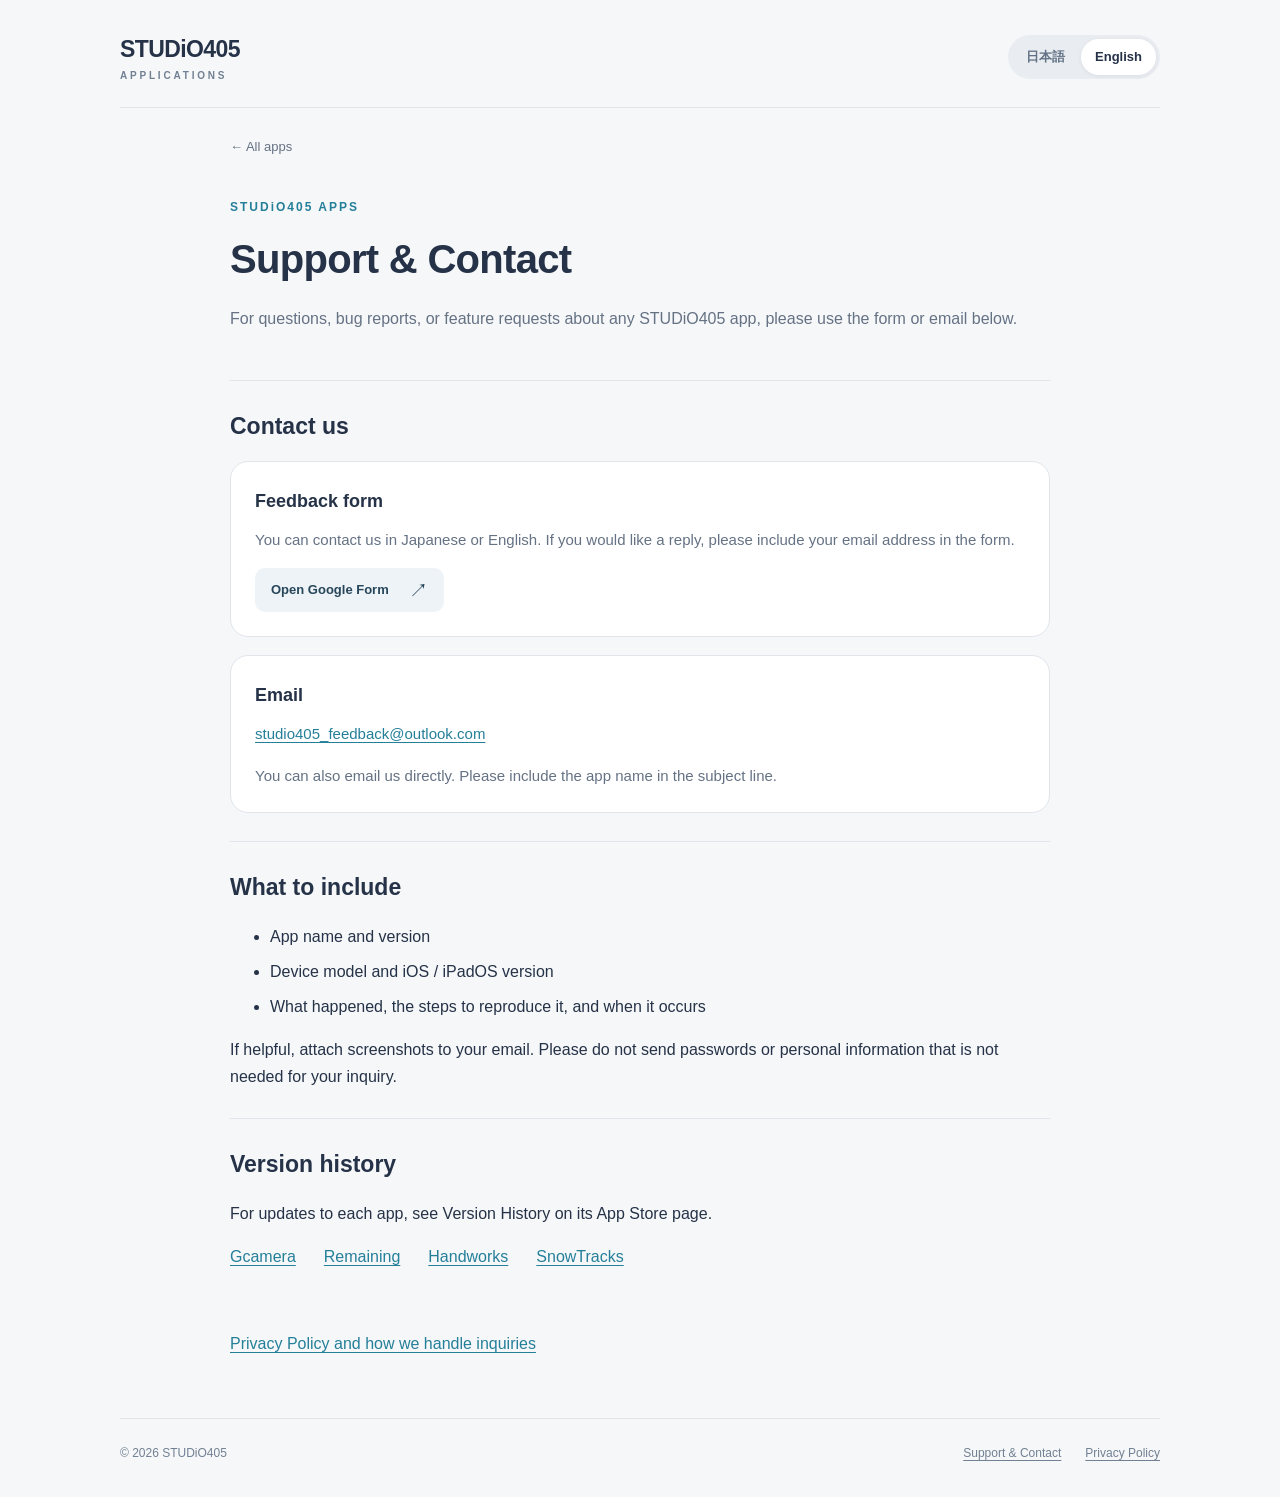
<file: support/index.html>
<!doctype html>
<html lang="ja" data-language="ja">
<head>
<meta charset="utf-8"><meta name="viewport" content="width=device-width,initial-scale=1">
<title>サポート・お問い合わせ | STUDiO405</title><meta name="description" content="STUDiO405のアプリ共通サポート。お問い合わせフォーム、メール窓口、更新履歴のご案内。">
<style>html[data-language="ja"] .en,html[data-language="en"] .ja{display:none}</style>
<link rel="stylesheet" href="../assets/site.css">
</head>
<body data-page-title-ja="サポート・お問い合わせ" data-page-title-en="Support &amp; Contact">
<div class="shell">
<header class="site-header"><a class="brand" data-language-link href="../" aria-label="STUDiO405 home">STUDiO405<small>APPLICATIONS</small></a><nav class="language" aria-label="Language"><button type="button" data-set-language="ja" aria-pressed="true">日本語</button><button type="button" data-set-language="en" aria-pressed="false">English</button></nav></header>
<main class="info-page"><a class="back-link" data-language-link href="../">← <span class="ja">アプリ一覧</span> <span class="en" lang="en">All apps</span></a>
<div class="info-hero"><p class="eyebrow">STUDiO405 APPS</p><h1><span class="ja">サポート・お問い合わせ</span> <span class="en" lang="en">Support &amp; Contact</span></h1><p><span class="ja">STUDiO405の各アプリに関するご質問、不具合報告、機能のご要望はこちらからお送りください。</span> <span class="en" lang="en">For questions, bug reports, or feature requests about any STUDiO405 app, please use the form or email below.</span></p></div><section class="info-section" id="contact"><h2><span class="ja">お問い合わせ窓口</span> <span class="en" lang="en">Contact us</span></h2><div class="contact-card"><h3><span class="ja">お問い合わせフォーム</span> <span class="en" lang="en">Feedback form</span></h3><p><span class="ja">日本語・英語でお問い合わせいただけます。返信を希望する場合は、フォームにメールアドレスをご記入ください。</span> <span class="en" lang="en">You can contact us in Japanese or English. If you would like a reply, please include your email address in the form.</span></p><a class="store-link" href="https://forms.gle/Fao1qzH4spZdDSTh7"><span class="ja">Googleフォームを開く</span> <span class="en" lang="en">Open Google Form</span><span aria-hidden="true">↗</span></a></div><div class="contact-card"><h3><span class="ja">メール</span> <span class="en" lang="en">Email</span></h3><p><a class="contact-email" href="mailto:studio405_feedback@outlook.com">studio405_feedback@outlook.com</a></p><p><span class="ja">メールでも受け付けています。件名にアプリ名を記載してください。</span> <span class="en" lang="en">You can also email us directly. Please include the app name in the subject line.</span></p></div></section><section class="info-section" id="details"><h2><span class="ja">お問い合わせ時にお知らせいただきたいこと</span> <span class="en" lang="en">What to include</span></h2><ul><li><span class="ja">アプリ名とアプリのバージョン</span> <span class="en" lang="en">App name and version</span></li><li><span class="ja">ご利用の端末名とiOS／iPadOSのバージョン</span> <span class="en" lang="en">Device model and iOS / iPadOS version</span></li><li><span class="ja">問題の内容、発生する手順やタイミング</span> <span class="en" lang="en">What happened, the steps to reproduce it, and when it occurs</span></li></ul><p><span class="ja">必要に応じて、メールにスクリーンショットを添付してください。パスワードや、問い合わせに不要な個人情報は送らないでください。</span> <span class="en" lang="en">If helpful, attach screenshots to your email. Please do not send passwords or personal information that is not needed for your inquiry.</span></p></section><section class="info-section" id="updates"><h2><span class="ja">更新履歴</span> <span class="en" lang="en">Version history</span></h2><p><span class="ja">各アプリの更新内容はApp Storeの「バージョン履歴」でご確認ください。</span> <span class="en" lang="en">For updates to each app, see Version History on its App Store page.</span></p><ul class="app-store-list"><li><a href="https://apps.apple.com/app/gcamera/id443770493">Gcamera</a></li><li><a href="https://apps.apple.com/app/remaining/id914320949">Remaining</a></li><li><a href="https://apps.apple.com/app/handworks-creative-portfolio/id6765852735">Handworks</a></li><li><a href="https://apps.apple.com/app/snowtracks/id914318265">SnowTracks</a></li><li class="ja"><a href="https://apps.apple.com/jp/app/%E5%B8%B0%E3%82%8A%E3%81%BE%E3%81%99%E3%82%88/id486191334">帰りますよ？</a></li></ul></section><p><span class="ja"><a data-language-link href="../privacy/">お問い合わせ情報の取り扱い・プライバシーポリシー</a></span> <span class="en" lang="en"><a data-language-link href="../privacy/">Privacy Policy and how we handle inquiries</a></span></p>
</main>
<footer><p>© 2026 STUDiO405</p><nav class="footer-links" aria-label="Support &amp; Privacy"><a data-language-link href="../support/"><span class="ja">サポート・お問い合わせ</span> <span class="en" lang="en">Support &amp; Contact</span></a><a data-language-link href="../privacy/"><span class="ja">プライバシーポリシー</span> <span class="en" lang="en">Privacy Policy</span></a></nav></footer>
</div><script src="../assets/language.js"></script>
</body></html>
</file>
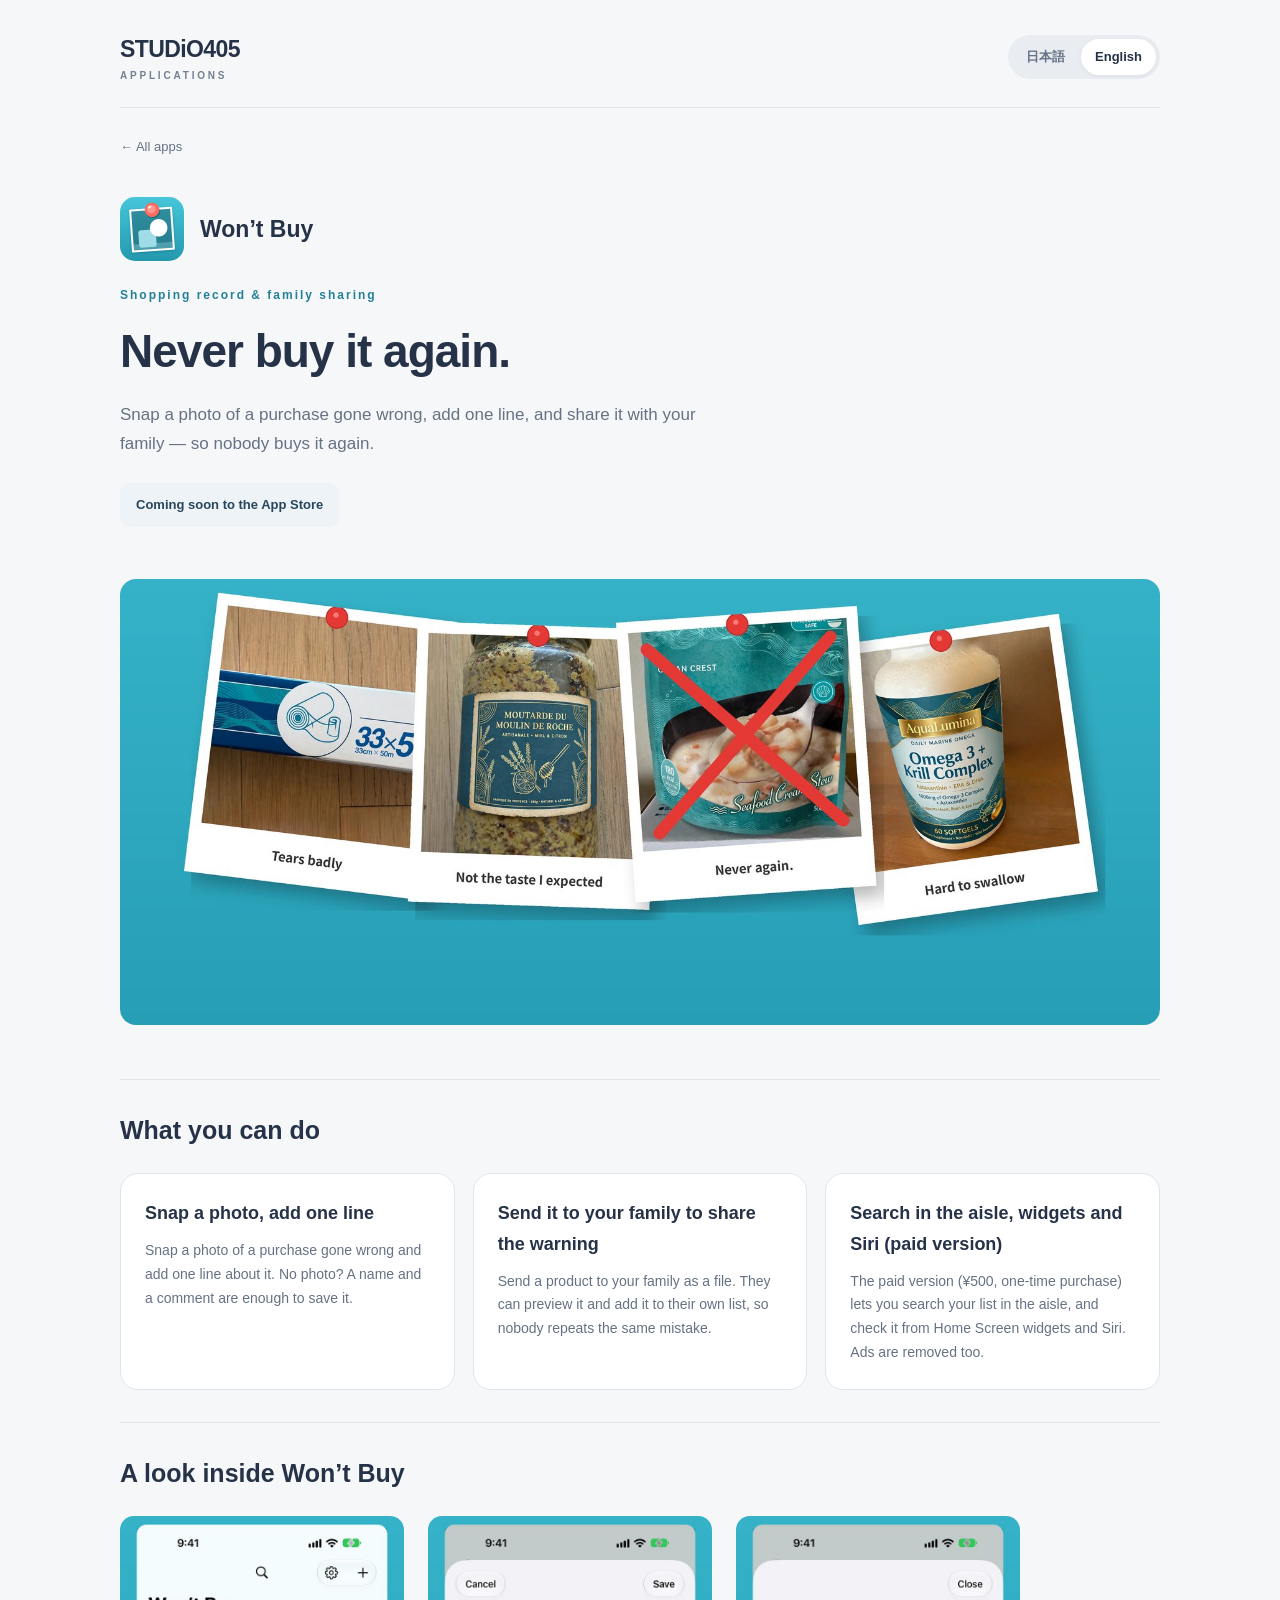
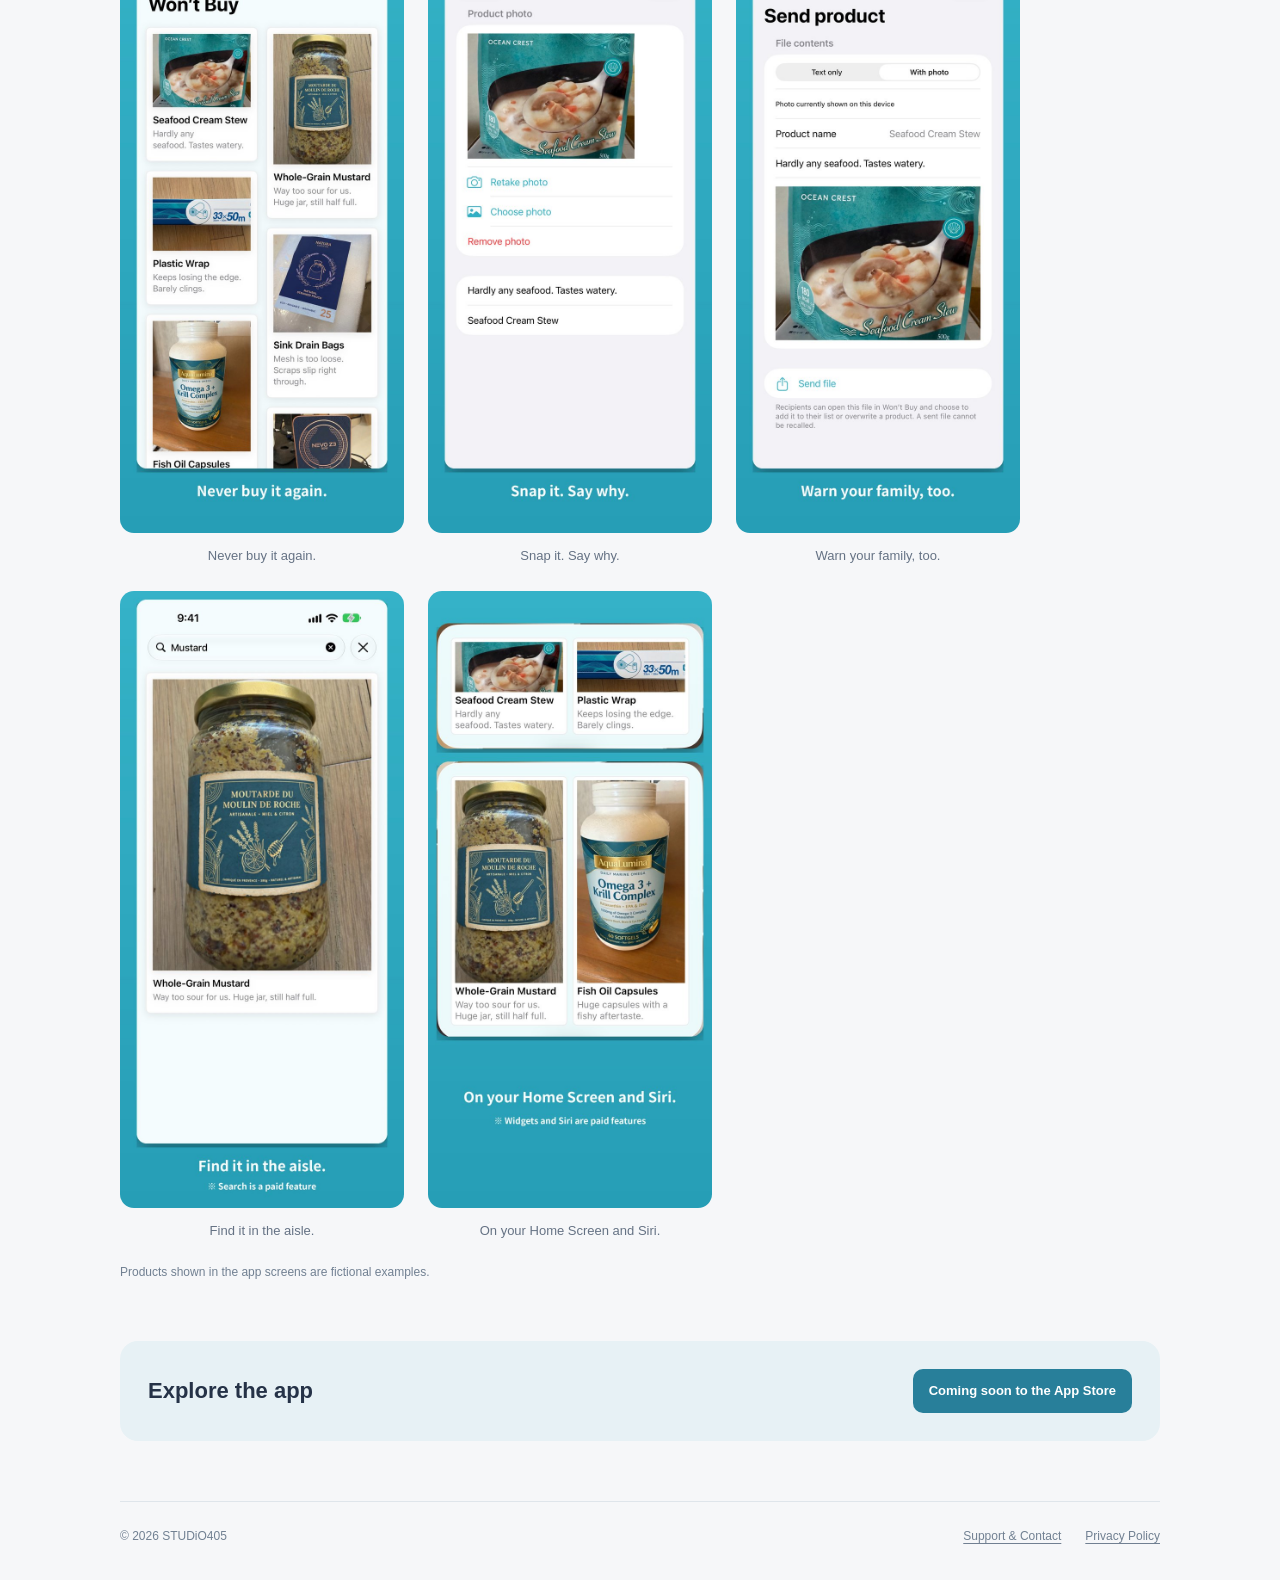
<file: wontbuy/index.html>
<!doctype html><html lang="ja" data-language="ja"><head><meta charset="utf-8"><meta name="viewport" content="width=device-width,initial-scale=1"><title>もう買わない | STUDiO405</title><meta name="description" content="買って失敗した物を写真とひとことで残し、家族と共有して二度と買わないためのアプリです。"><link rel="stylesheet" href="../assets/site.css"><link rel="stylesheet" href="../assets/product-gallery.css"></head><body data-product="wontbuy" data-page-title-ja="もう買わない" data-page-title-en="Won’t Buy"><div class="shell"><header class="site-header"><a class="brand" data-language-link href="../" aria-label="STUDiO405 home">STUDiO405<small>APPLICATIONS</small></a><nav class="language" aria-label="Language"><button type="button" data-set-language="ja" aria-pressed="true">日本語</button><button type="button" data-set-language="en" aria-pressed="false">English</button></nav></header><main><a class="back-link" data-language-link href="../">← <span class="ja">アプリ一覧</span><span class="en" lang="en">All apps</span></a><section class="product-hero wide-product-hero"><div><div class="product-name"><img src="../images/icon-wontbuy.png" width="64" height="64" alt=""><p><span class="ja">もう買わない</span><span class="en" lang="en">Won’t Buy</span></p></div><p class="eyebrow"><span class="ja">買い物の記録・家族共有</span><span class="en" lang="en">Shopping record &amp; family sharing</span></p><h1><span class="ja">もう、買わない。</span><span class="en" lang="en">Never buy it again.</span></h1><p class="product-intro"><span class="ja">買って失敗した物を写真とひとことで残し、家族と共有して二度と買わないためのアプリです。</span><span class="en" lang="en">Snap a photo of a purchase gone wrong, add one line, and share it with your family — so nobody buys it again.</span></p><div class="actions"><!-- TODO: App Store公開後、下のspanを <a class="store-link" href="App StoreのURL">…<span aria-hidden="true">↗</span></a> に置き換える --><span class="store-link" aria-disabled="true"><span class="ja">App Storeで近日公開</span><span class="en" lang="en">Coming soon to the App Store</span></span></div></div><figure class="store-hero-image store-hero-wide"><img class="localized-image" src="../images/wontbuy/hero-ja.jpg" data-ja="../images/wontbuy/hero-ja.jpg" data-en="../images/wontbuy/hero-en.jpg" data-alt-ja="もう買わない：もう、買わない。" data-alt-en="Won’t Buy: Never buy it again." alt="もう買わない：もう、買わない。" width="1672" height="717" fetchpriority="high"></figure></section><section class="product-section"><h2><span class="ja">できること</span><span class="en" lang="en">What you can do</span></h2><div class="feature-grid"><article class="feature"><h3><span class="ja">写真とひとことで記録する</span><span class="en" lang="en">Snap a photo, add one line</span></h3><p><span class="ja">買って失敗した物を写真に撮って、ひとことコメントを添えるだけ。写真がなくても、商品名とコメントだけで登録できます。</span><span class="en" lang="en">Snap a photo of a purchase gone wrong and add one line about it. No photo? A name and a comment are enough to save it.</span></p></article><article class="feature"><h3><span class="ja">家族に送って共有する</span><span class="en" lang="en">Send it to your family to share the warning</span></h3><p><span class="ja">登録した商品をファイルで家族に送れます。受け取った家族は内容を確認して、自分のアプリに追加できます。同じ失敗を繰り返さなくなります。</span><span class="en" lang="en">Send a product to your family as a file. They can preview it and add it to their own list, so nobody repeats the same mistake.</span></p></article><article class="feature"><h3><span class="ja">売り場で検索・ウィジェットとSiri（有料版）</span><span class="en" lang="en">Search in the aisle, widgets and Siri (paid version)</span></h3><p><span class="ja">有料版（500円買い切り）では、売り場で商品をすぐ検索できるほか、ホーム画面のウィジェットやSiriからも確認できます。広告も表示されなくなります。</span><span class="en" lang="en">The paid version (¥500, one-time purchase) lets you search your list in the aisle, and check it from Home Screen widgets and Siri. Ads are removed too.</span></p></article></div></section><section class="product-section" id="screenshots"><h2><span class="ja">もう買わないの画面</span><span class="en" lang="en">A look inside Won’t Buy</span></h2><div class="store-gallery"><figure><img class="localized-image" src="../images/wontbuy/store-01-ja.jpg" data-ja="../images/wontbuy/store-01-ja.jpg" data-en="../images/wontbuy/store-01-en.jpg" data-alt-ja="もう買わない：もう、買わない。" data-alt-en="Won’t Buy: Never buy it again." alt="もう買わない：もう、買わない。" width="660" height="1434" loading="lazy"><figcaption><span class="ja">もう、買わない。</span><span class="en" lang="en">Never buy it again.</span></figcaption></figure><figure><img class="localized-image" src="../images/wontbuy/store-02-ja.jpg" data-ja="../images/wontbuy/store-02-ja.jpg" data-en="../images/wontbuy/store-02-en.jpg" data-alt-ja="もう買わない：撮って、ひとこと。" data-alt-en="Won’t Buy: Snap it. Say why." alt="もう買わない：撮って、ひとこと。" width="660" height="1434" loading="lazy"><figcaption><span class="ja">撮って、ひとこと。</span><span class="en" lang="en">Snap it. Say why.</span></figcaption></figure><figure><img class="localized-image" src="../images/wontbuy/store-03-ja.jpg" data-ja="../images/wontbuy/store-03-ja.jpg" data-en="../images/wontbuy/store-03-en.jpg" data-alt-ja="もう買わない：家族にも教えよう。" data-alt-en="Won’t Buy: Warn your family, too." alt="もう買わない：家族にも教えよう。" width="660" height="1434" loading="lazy"><figcaption><span class="ja">家族にも教えよう。</span><span class="en" lang="en">Warn your family, too.</span></figcaption></figure><figure><img class="localized-image" src="../images/wontbuy/store-04-ja.jpg" data-ja="../images/wontbuy/store-04-ja.jpg" data-en="../images/wontbuy/store-04-en.jpg" data-alt-ja="もう買わない：売り場ですぐ検索。" data-alt-en="Won’t Buy: Find it in the aisle." alt="もう買わない：売り場ですぐ検索。" width="660" height="1434" loading="lazy"><figcaption><span class="ja">売り場ですぐ検索。</span><span class="en" lang="en">Find it in the aisle.</span></figcaption></figure><figure><img class="localized-image" src="../images/wontbuy/store-05-ja.jpg" data-ja="../images/wontbuy/store-05-ja.jpg" data-en="../images/wontbuy/store-05-en.jpg" data-alt-ja="もう買わない：ウィジェットとSiriでも。" data-alt-en="Won’t Buy: On your Home Screen and Siri." alt="もう買わない：ウィジェットとSiriでも。" width="660" height="1434" loading="lazy"><figcaption><span class="ja">ウィジェットとSiriでも。</span><span class="en" lang="en">On your Home Screen and Siri.</span></figcaption></figure></div><p class="store-image-note"><span class="ja">画面内の商品は紹介用の架空のものです。</span><span class="en" lang="en">Products shown in the app screens are fictional examples.</span></p></section><div class="product-cta"><h2><span class="ja">アプリを詳しく見る</span><span class="en" lang="en">Explore the app</span></h2><!-- TODO: App Store公開後、下のspanを <a class="store-link" href="App StoreのURL">…<span aria-hidden="true">↗</span></a> に置き換える --><span class="store-link" aria-disabled="true"><span class="ja">App Storeで近日公開</span><span class="en" lang="en">Coming soon to the App Store</span></span></div></main><footer><p>© 2026 STUDiO405</p><nav class="footer-links" aria-label="Support &amp; Privacy"><a data-language-link href="../support/"><span class="ja">サポート・お問い合わせ</span><span class="en" lang="en">Support &amp; Contact</span></a><a data-language-link href="../privacy/"><span class="ja">プライバシーポリシー</span><span class="en" lang="en">Privacy Policy</span></a></nav></footer></div><script src="../assets/language.js"></script></body></html>
</file>
<file: assets/site.css>
*{box-sizing:border-box}html{scroll-behavior:smooth}body{margin:0;background:#f6f7f9;color:#253247;font-family:-apple-system,BlinkMacSystemFont,'Helvetica Neue','Hiragino Kaku Gothic ProN',Meiryo,sans-serif;line-height:1.7;-webkit-font-smoothing:antialiased}
html[data-language=ja] .en,html[data-language=en] .ja{display:none}a{color:inherit}button{font:inherit}button,a,summary{-webkit-tap-highlight-color:transparent}a:focus-visible,button:focus-visible,summary:focus-visible{outline:3px solid #2197b8;outline-offset:5px}
.shell{max-width:1120px;margin:auto;padding:0 40px}.site-header{display:flex;align-items:center;justify-content:space-between;padding-top:30px;padding-bottom:24px;border-bottom:1px solid #dfe5eb;gap:16px}.brand{text-decoration:none;font-size:23px;letter-spacing:-.6px;font-weight:750}.brand small{display:block;font-size:10px;letter-spacing:2.8px;color:#718092;font-weight:600;line-height:1.4}
.language{display:flex;padding:4px;background:#e9edf1;border-radius:100px;gap:2px}.language button{border:0;background:transparent;color:#627185;border-radius:100px;padding:7px 14px;cursor:pointer;font-size:13px;font-weight:600}.language button[aria-pressed=true]{background:white;color:#253247;box-shadow:0 1px 4px #25324712}
.mobile-break{display:none}.hero{padding:62px 0 48px;max-width:780px}.eyebrow{margin:0 0 13px;color:#247f99;font-size:12px;letter-spacing:2px;font-weight:650}.hero h1{font-size:clamp(30px,4vw,48px);line-height:1.4;letter-spacing:-1.2px;margin:0 0 16px;font-weight:750}.hero p:last-child{font-size:16px;color:#657284;margin:0;max-width:600px}
.section-head{display:flex;align-items:center;justify-content:space-between;margin-bottom:22px}.section-head h2{font-size:17px;letter-spacing:.4px;margin:0}.count{font-size:12px;color:#748193}.app-grid{display:grid;grid-template-columns:repeat(2,minmax(0,1fr));gap:24px;align-items:start}.app-card{background:white;border:1px solid #dfe5eb;border-radius:22px;padding:28px 30px 0;overflow:hidden;box-shadow:0 4px 16px #25324704;scroll-margin-top:24px}.app-top{display:flex;align-items:center;gap:18px}.app-top img{width:72px;height:72px;object-fit:cover;border-radius:17px;box-shadow:0 3px 10px #25324712;flex-shrink:0}.category{color:var(--accent);font-size:12px;font-weight:650;margin:0 0 1px}.app-card h3{margin:0;font-size:26px;line-height:1.4;letter-spacing:-.5px}.app-card h4{font-size:20px;line-height:1.6;margin:23px 0 9px;font-weight:650;letter-spacing:-.4px}.description{font-size:14px;color:#657284;margin:0;min-height:72px}.actions{margin:24px 0}.store-link{min-height:44px;display:inline-flex;align-items:center;justify-content:space-between;gap:20px;padding:10px 16px;border-radius:10px;background:#edf3f6;color:#28465b;text-decoration:none;font-size:13px;font-weight:650;transition:background .15s}.store-link:hover{background:#dcebf1}.store-link>span[aria-hidden]{font-size:19px;font-weight:400;line-height:1}
details{border-top:1px solid #e8edf2}summary{display:flex;align-items:center;justify-content:space-between;cursor:pointer;list-style:none;font-size:13px;color:#667589;padding:15px 0}summary::-webkit-details-marker{display:none}.plus{font-size:20px;color:#8693a0;line-height:1;transition:transform .15s}details[open] .plus{transform:rotate(45deg)}details ul{padding-left:19px;margin:0 0 24px;font-size:13px;color:#56677a}details li+li{margin-top:7px}
footer{display:flex;justify-content:space-between;gap:16px;margin-top:60px;border-top:1px solid #dfe5eb;padding:24px 0 34px;font-size:12px;color:#718092}footer p{margin:0}

@media(max-width:799px){.mobile-break{display:block}.shell{padding:0 24px}.hero{padding:42px 0 34px}.app-grid{grid-template-columns:1fr;gap:18px}.description{min-height:0}.app-card{padding:24px 24px 0}.app-card h4{font-size:19px}.hero h1{letter-spacing:-.7px}.site-header{padding-top:22px}.brand{font-size:21px}footer{margin-top:38px;flex-direction:column;gap:4px}}
@media(max-width:380px){.shell{padding:0 18px}.language button{padding:7px 10px}.app-card{padding:22px 20px 0}.app-top{gap:14px}.app-card h3{font-size:24px}}
@media(prefers-reduced-motion:reduce){html{scroll-behavior:auto}*{transition:none!important}}

.detail-link{font-size:13px;font-weight:650;text-decoration:none;color:#247f99;padding:10px 0}.actions{display:flex;align-items:center;flex-wrap:wrap;gap:22px}.detail-link:hover{text-decoration:underline}
.back-link{display:inline-block;margin-top:28px;font-size:13px;color:#657284;text-decoration:none}.back-link:hover{text-decoration:underline}.product-hero{display:grid;grid-template-columns:minmax(0,1fr) 300px;align-items:center;gap:64px;padding:38px 0 54px}.product-name{display:flex;align-items:center;gap:16px;margin-bottom:24px}.product-name img{width:64px;height:64px;border-radius:15px}.product-name p{margin:0;font-weight:700;font-size:23px}.product-hero h1{font-size:clamp(32px,4vw,46px);line-height:1.4;letter-spacing:-1px;margin:0 0 18px}.product-intro{color:#657284;max-width:580px;font-size:17px;margin:0 0 16px}.product-support{color:#657284;font-size:14px;margin:0}.product-video{display:block;width:100%;height:auto;aspect-ratio:886/1920;background:#fff;border-radius:16px;box-shadow:0 12px 40px #25324716}.video-note{font-size:12px;text-align:center;color:#718092;margin:10px 0 0}.product-section{padding:32px 0;border-top:1px solid #dfe5eb}.product-section h2{font-size:25px;margin:0 0 10px;line-height:1.5}.section-intro{margin:0 0 22px;color:#657284;font-size:14px}.feature-grid{display:grid;grid-template-columns:repeat(3,minmax(0,1fr));gap:18px;margin-top:24px}.feature{background:white;border:1px solid #dfe5eb;border-radius:18px;padding:24px}.feature h3{font-size:18px;margin:0 0 10px}.feature p{font-size:14px;color:#657284;margin:0}.screenshot-row{display:grid;grid-template-columns:repeat(4,minmax(0,1fr));gap:18px}.screenshot-row figure{margin:0;min-width:0}.screenshot-row img{display:block;width:100%;height:auto;border-radius:14px;background:#fff}.screenshot-row figcaption{font-size:12px;color:#657284;text-align:center;margin-top:10px}.product-cta{padding:28px;background:#e7f1f5;border-radius:18px;margin-top:26px;display:flex;align-items:center;justify-content:space-between;gap:24px}.product-cta h2{margin:0;font-size:22px}.product-cta .store-link{background:#287f9a;color:white}
@media(max-width:799px){.product-hero{grid-template-columns:1fr;gap:28px;padding:30px 0 40px}.product-media{width:min(100%,280px);justify-self:center}.product-hero h1{font-size:32px}.feature-grid{grid-template-columns:1fr}.screenshot-row{grid-template-columns:repeat(2,minmax(0,1fr));gap:20px 14px}.product-section h2{font-size:23px}.product-cta{flex-direction:column;align-items:flex-start}.product-intro{font-size:16px}}

.icon-panel{padding:48px 28px;text-align:center;background:white;border:1px solid #dfe5eb;border-radius:24px;box-shadow:0 8px 30px #25324708;border-top:4px solid var(--app-accent)}.icon-panel img{display:block;width:180px;height:180px;object-fit:cover;border-radius:40px;margin:0 auto 22px;box-shadow:0 8px 24px #25324714}.icon-panel p{font-weight:650;font-size:18px;margin:0;color:#536376}.availability{font-size:13px;color:#657284;margin:0 0 12px}
@media(max-width:799px){.icon-panel{width:100%;padding:28px}.icon-panel img{width:120px;height:120px;border-radius:27px;margin-bottom:14px}}

.product-hero h1{text-wrap:balance}

/* Shared support and privacy pages */
.footer-links{display:flex;flex-wrap:wrap;gap:8px 24px}.footer-links a{text-underline-offset:3px}
.info-page{max-width:820px;margin:0 auto}.info-hero{padding:38px 0 32px}.info-hero h1{font-size:clamp(28px,4vw,40px);line-height:1.4;letter-spacing:-.7px;margin:0 0 18px}.info-hero p{color:#657284}.info-hero .eyebrow{color:#247f99}.info-date{font-size:13px}
.info-section{border-top:1px solid #dfe5eb;padding:28px 0}.info-section h2{font-size:23px;line-height:1.5;margin:0 0 18px}.info-section h3{font-size:18px;margin:0 0 10px}.info-section p{margin:0 0 16px}.info-section p:last-child{margin-bottom:0}.info-section li+li{margin-top:8px}.info-section a,.info-page>p a{color:#247f99;text-underline-offset:3px}
.contact-card{background:#fff;border:1px solid #dfe5eb;border-radius:18px;padding:24px}.contact-card+.contact-card{margin-top:18px}.contact-card p{color:#657284;font-size:15px}.contact-email{overflow-wrap:anywhere}.contact-card .store-link{color:#28465b}.app-store-list{display:flex;flex-wrap:wrap;gap:12px 28px;list-style:none;padding:0}.app-store-list li+li{margin-top:0}
.policy-table-wrap{overflow-x:auto}.policy-table{width:100%;border-collapse:collapse;font-size:14px}.policy-table caption{text-align:left;color:#657284;margin-bottom:12px}.policy-table th,.policy-table td{padding:14px 12px;text-align:left;border-bottom:1px solid #dfe5eb;vertical-align:top}.policy-table thead{background:#e9edf1}.policy-table tbody th{font-weight:650}.policy-table tbody tr{scroll-margin-top:24px}
@media(max-width:599px){.info-section h2{font-size:21px}.contact-card{padding:20px}.policy-table{font-size:12px}.policy-table th,.policy-table td{padding:12px 7px}.footer-links{gap:8px 18px}}
</file>
<file: assets/product-gallery.css>
.store-hero-image{margin:0;width:100%;max-width:300px;justify-self:center}.store-hero-image img{display:block;width:100%;height:auto;border-radius:16px}.wide-product-hero{grid-template-columns:1fr;gap:28px}.store-hero-wide{max-width:none}.store-gallery{display:grid;grid-template-columns:repeat(3,minmax(0,1fr));gap:24px;margin-top:24px;max-width:900px}.store-gallery figure{margin:0;min-width:0}.store-gallery img{display:block;width:100%;height:auto;border-radius:14px}.store-gallery figcaption{font-size:13px;color:#657284;margin-top:12px;text-align:center}.store-image-note{font-size:12px;color:#718092;margin:20px 0 0}
@media(max-width:799px){.store-hero-image{max-width:260px}.store-hero-wide{max-width:none}.store-gallery{grid-template-columns:repeat(2,minmax(0,1fr));gap:24px 14px}.store-gallery figure:last-child:nth-child(odd){grid-column:1/-1;width:calc((100% - 14px)/2);justify-self:center}}
</file>
<file: snowtracks/snowtracks.css>
/* SnowTracks product page */
body[data-product=snowtracks] .product-hero{grid-template-columns:1fr;gap:28px;padding-bottom:38px}
body[data-product=snowtracks] .product-hero>div{max-width:760px}
body[data-product=snowtracks] .product-hero h1{font-size:clamp(30px,4.5vw,48px)}
.snow-hero-image{margin:0;overflow:hidden;border-radius:22px;background:#dbeaf3}
.snow-hero-image img{display:block;width:100%;height:auto}
.snow-gallery{display:grid;grid-template-columns:repeat(5,minmax(0,1fr));gap:16px;margin-top:26px}
.snow-gallery figure{margin:0;min-width:0}
.snow-gallery img{display:block;width:100%;height:auto;border-radius:12px;background:#1e3c5a}
.snow-gallery figcaption{font-size:12px;color:#536376;margin-top:12px;text-align:center}
.snow-note{font-size:12px;color:#718092;margin:20px 0 0}
@media(max-width:799px){.snow-gallery{grid-template-columns:repeat(2,minmax(0,1fr));gap:24px 14px}.snow-gallery figure:last-child{grid-column:1/-1;width:calc((100% - 14px)/2);justify-self:center}.snow-hero-image{border-radius:14px}}
</file>
